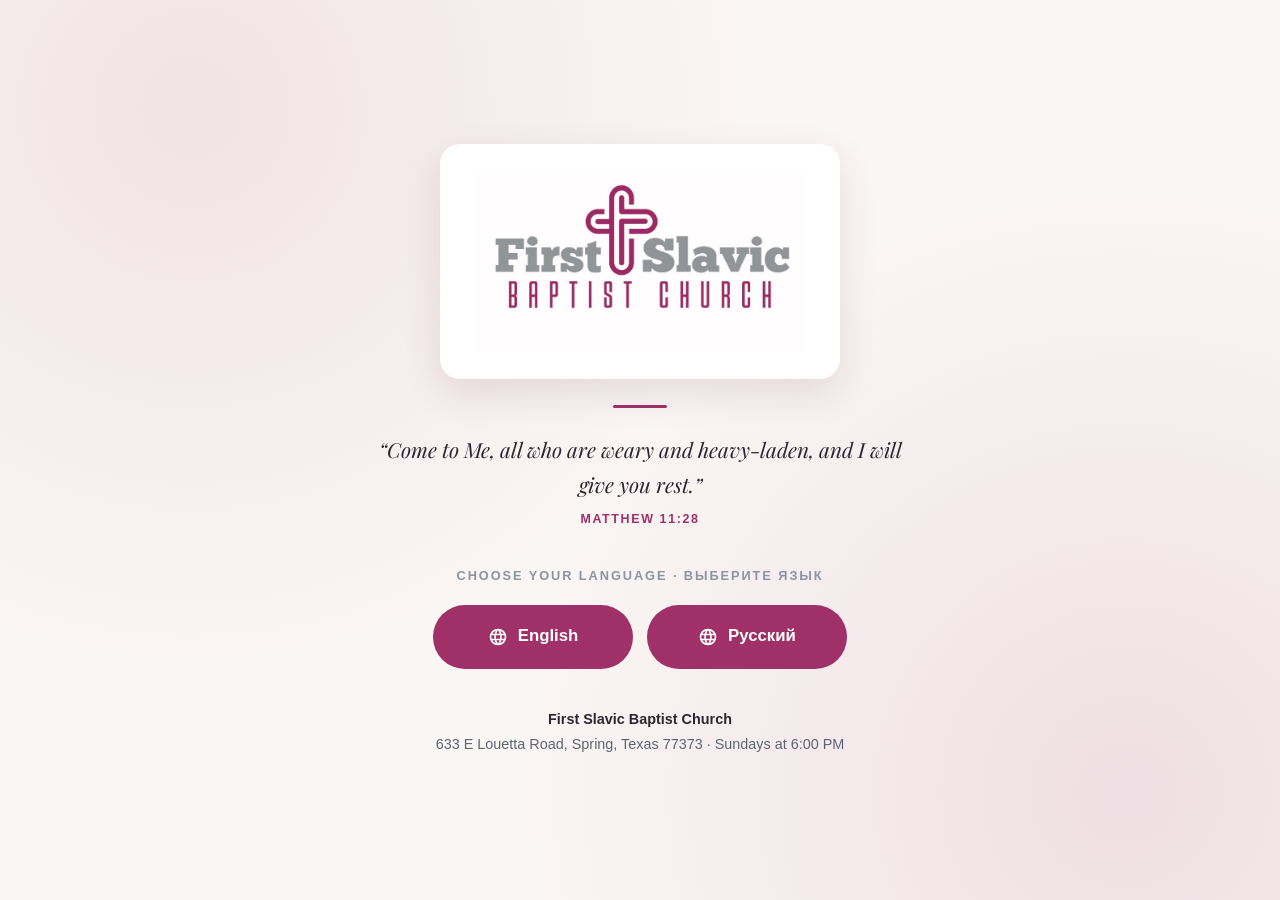
<file: index.html>
<!DOCTYPE html>
<html lang="en">
<head>
  <meta charset="UTF-8">
  <meta name="viewport" content="width=device-width, initial-scale=1">
  <title>First Slavic Baptist Church | Spring, Texas</title>
  <meta name="description" content="First Slavic Baptist Church — a Slavic Baptist congregation in Spring, Texas. Choose your language: English or Русский. Sundays at 6:00 PM.">

  <link rel="canonical" href="https://firstslavicbaptist.org/">
  <link rel="alternate" hreflang="en" href="https://firstslavicbaptist.org/en/">
  <link rel="alternate" hreflang="ru" href="https://firstslavicbaptist.org/ru/">
  <link rel="alternate" hreflang="x-default" href="https://firstslavicbaptist.org/">

  <meta property="og:type" content="website">
  <meta property="og:site_name" content="First Slavic Baptist Church">
  <meta property="og:title" content="First Slavic Baptist Church | Spring, Texas">
  <meta property="og:description" content="A Slavic Baptist congregation in Spring, Texas. Sundays at 6:00 PM.">
  <meta property="og:url" content="https://firstslavicbaptist.org/">
  <meta property="og:image" content="https://firstslavicbaptist.org/assets/img/og-image.png">
  <meta name="twitter:card" content="summary_large_image">

  <link rel="icon" href="/assets/img/favicon.svg" type="image/svg+xml">
  <link rel="apple-touch-icon" href="/assets/img/apple-touch-icon.png">

  <link rel="preconnect" href="https://fonts.googleapis.com">
  <link rel="preconnect" href="https://fonts.gstatic.com" crossorigin>
  <link rel="stylesheet" href="https://fonts.googleapis.com/css2?family=Playfair+Display:ital,wght@0,600;0,700;1,500;1,600&display=swap">
  <link rel="stylesheet" href="/assets/css/styles.css">
</head>
<body class="page-landing">
  <main class="landing">
    <div class="landing__inner">
      <img class="landing__logo" src="/assets/img/logo.webp" width="820" height="453"
           alt="First Slavic Baptist Church">
      <div class="landing__divider"></div>

      <p class="landing__verse">&ldquo;Come to Me, all who are weary and heavy-laden, and I will give you rest.&rdquo;</p>
      <p class="landing__cite">Matthew 11:28</p>

      <p class="landing__prompt">Choose your language &middot; Выберите язык</p>

      <div class="landing__choices">
        <a class="lang-btn" href="/en/" data-set-lang="en" hreflang="en">
          <svg viewBox="0 0 24 24" aria-hidden="true"><path d="M12 2a10 10 0 100 20 10 10 0 000-20zm6.93 6h-2.95a15.7 15.7 0 00-1.39-3.56A8.03 8.03 0 0118.93 8zM12 4.04c.83 1.2 1.48 2.53 1.91 3.96h-3.82c.43-1.43 1.08-2.76 1.91-3.96zM4.26 14a7.8 7.8 0 010-4h3.38a16.6 16.6 0 000 4H4.26zm.81 2h2.95c.32 1.25.79 2.45 1.39 3.56A7.99 7.99 0 015.07 16zm2.95-8H5.07a7.99 7.99 0 014.34-3.56A15.7 15.7 0 008.02 8zM12 19.96c-.83-1.2-1.48-2.53-1.91-3.96h3.82A13.7 13.7 0 0112 19.96zM14.34 14H9.66a14.8 14.8 0 010-4h4.68a14.8 14.8 0 010 4zm.25 5.56c.6-1.11 1.07-2.31 1.39-3.56h2.95a7.99 7.99 0 01-4.34 3.56zM16.36 14a16.6 16.6 0 000-4h3.38a7.8 7.8 0 010 4h-3.38z"/></svg>
          English
        </a>
        <a class="lang-btn" href="/ru/" data-set-lang="ru" hreflang="ru">
          <svg viewBox="0 0 24 24" aria-hidden="true"><path d="M12 2a10 10 0 100 20 10 10 0 000-20zm6.93 6h-2.95a15.7 15.7 0 00-1.39-3.56A8.03 8.03 0 0118.93 8zM12 4.04c.83 1.2 1.48 2.53 1.91 3.96h-3.82c.43-1.43 1.08-2.76 1.91-3.96zM4.26 14a7.8 7.8 0 010-4h3.38a16.6 16.6 0 000 4H4.26zm.81 2h2.95c.32 1.25.79 2.45 1.39 3.56A7.99 7.99 0 015.07 16zm2.95-8H5.07a7.99 7.99 0 014.34-3.56A15.7 15.7 0 008.02 8zM12 19.96c-.83-1.2-1.48-2.53-1.91-3.96h3.82A13.7 13.7 0 0112 19.96zM14.34 14H9.66a14.8 14.8 0 010-4h4.68a14.8 14.8 0 010 4zm.25 5.56c.6-1.11 1.07-2.31 1.39-3.56h2.95a7.99 7.99 0 01-4.34 3.56zM16.36 14a16.6 16.6 0 000-4h3.38a7.8 7.8 0 010 4h-3.38z"/></svg>
          Русский
        </a>
      </div>

      <p class="landing__address">
        <strong>First Slavic Baptist Church</strong><br>
        633 E Louetta Road, Spring, Texas 77373 &middot; Sundays at 6:00 PM
      </p>
    </div>
  </main>

  <script src="/assets/js/main.js"></script>
</body>
</html>
</file>
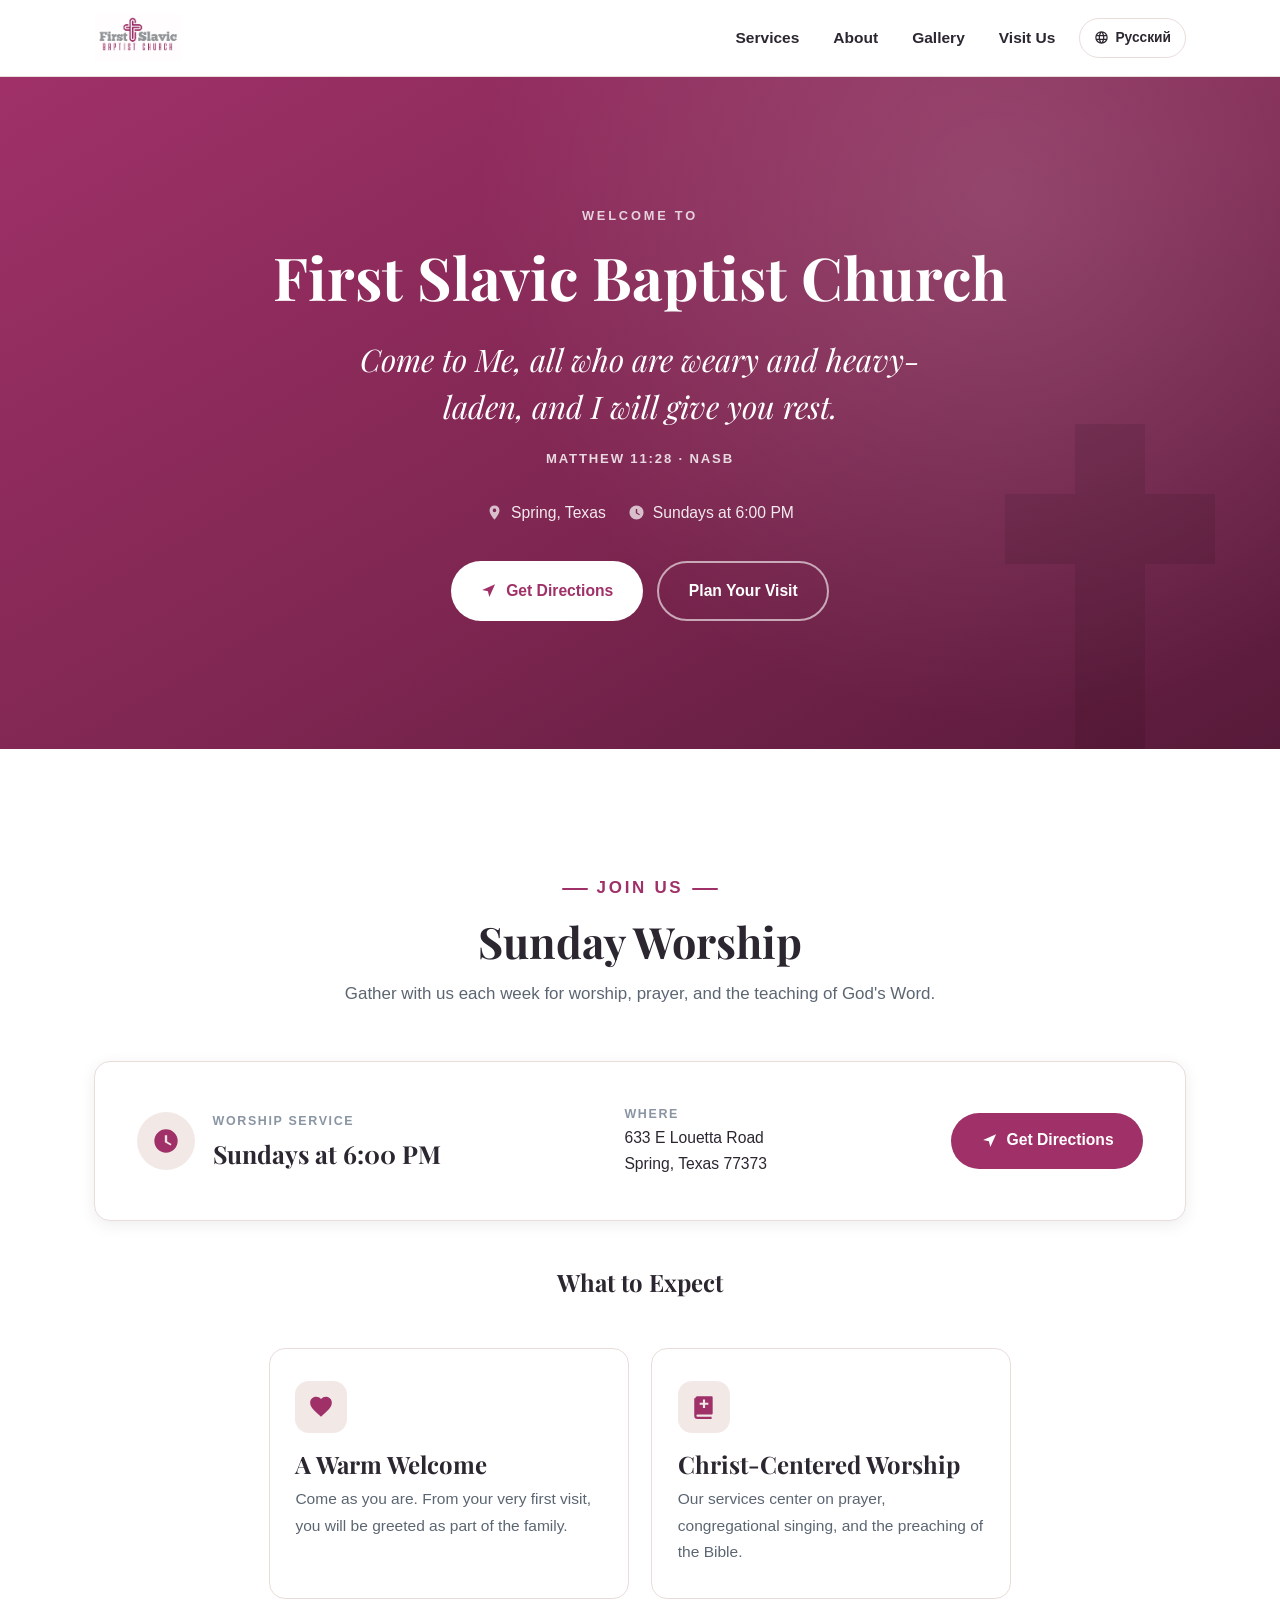
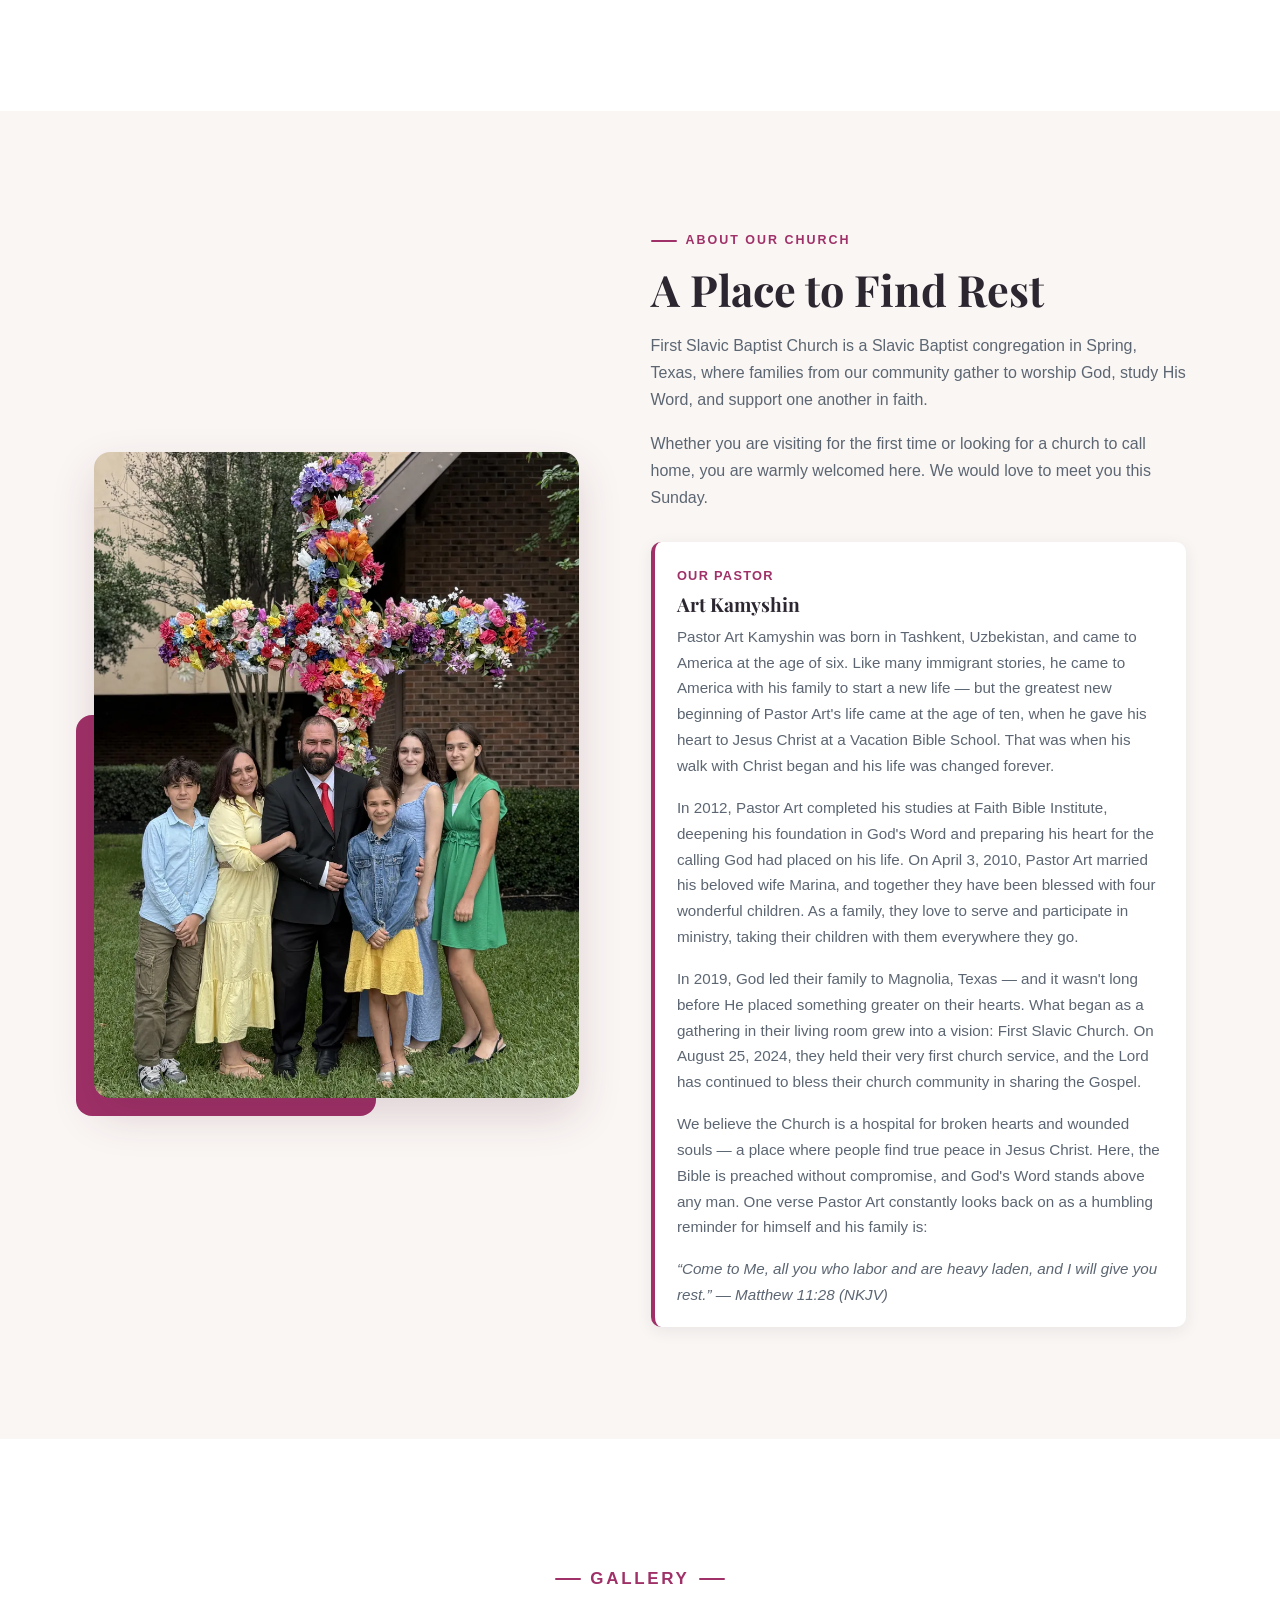
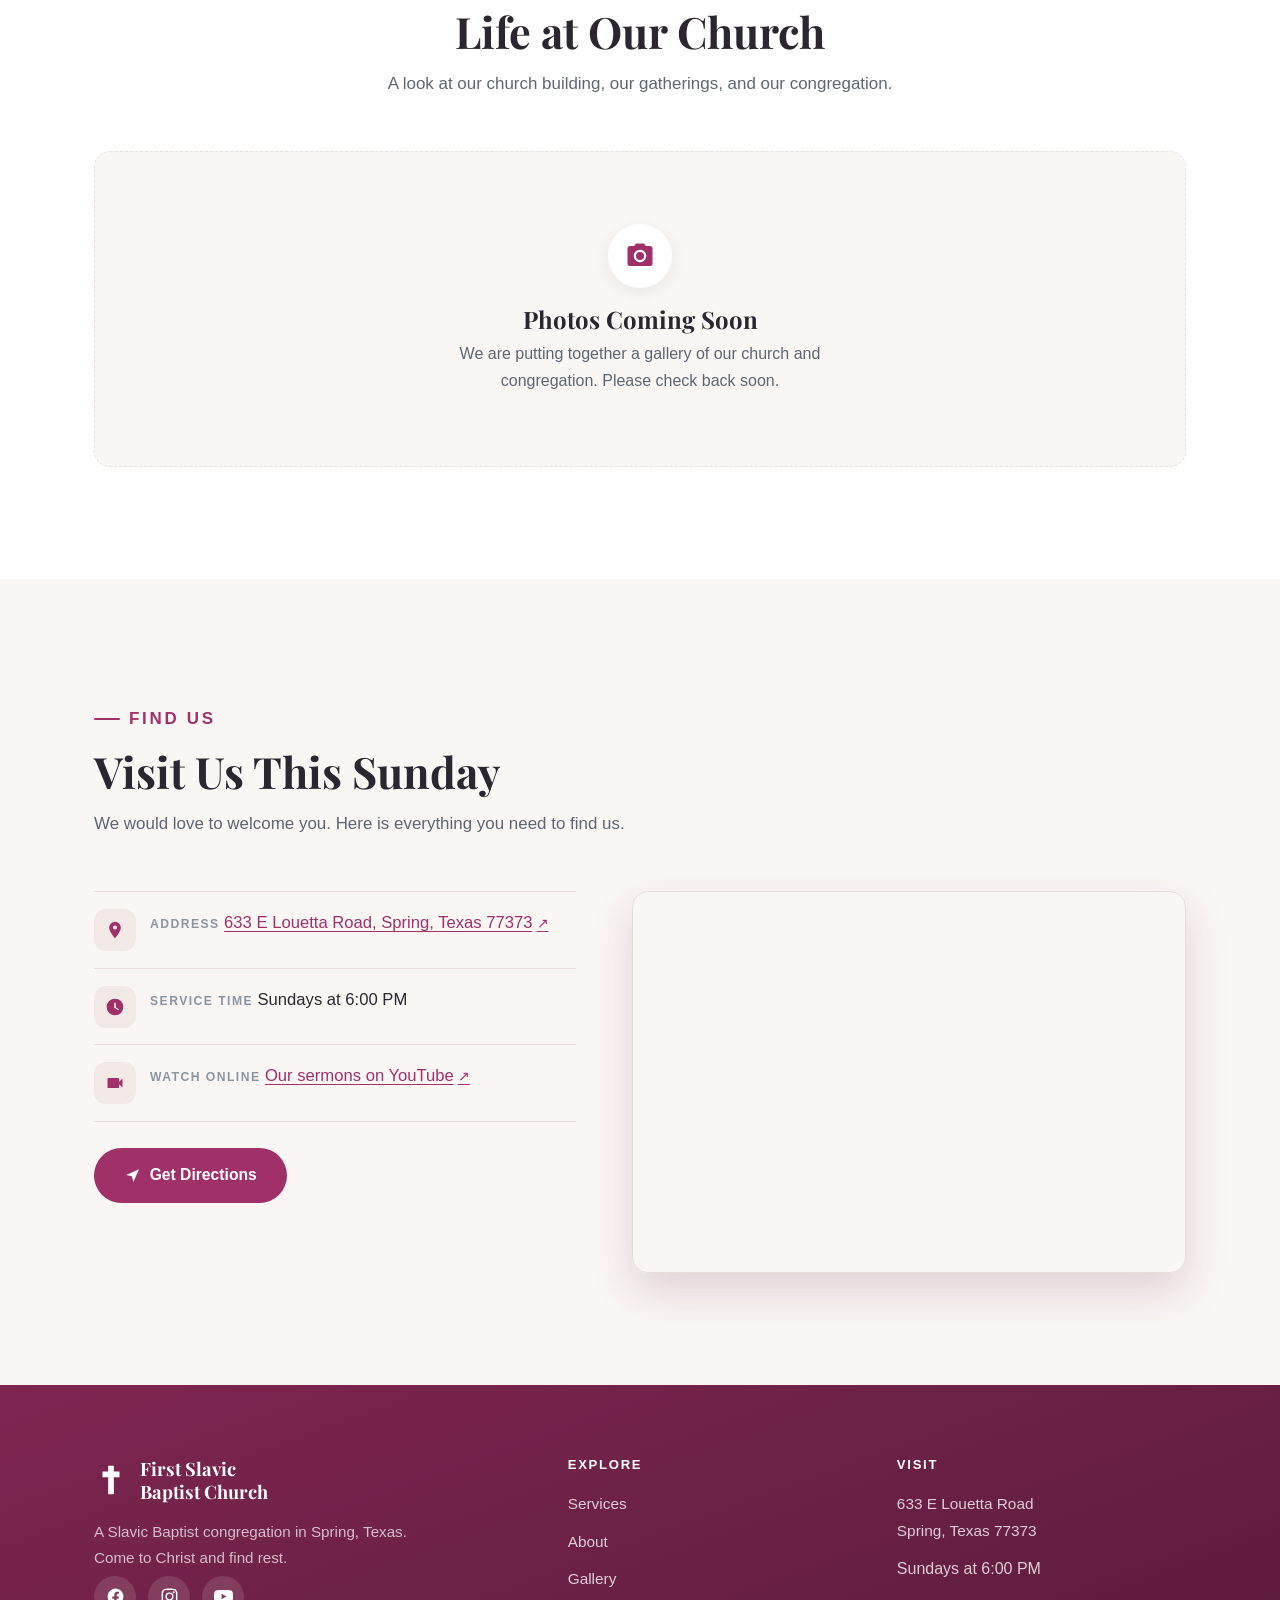
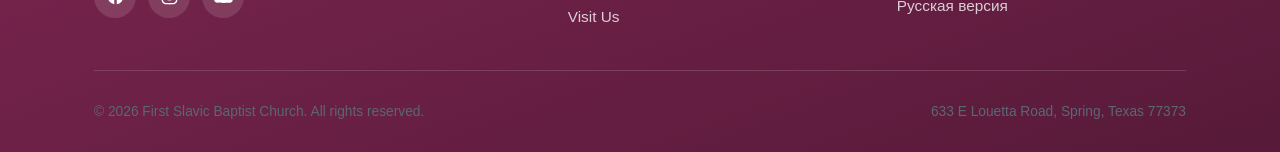
<file: en/index.html>
<!DOCTYPE html>
<html lang="en">
<head>
  <meta charset="UTF-8">
  <meta name="viewport" content="width=device-width, initial-scale=1">
  <title>First Slavic Baptist Church | Slavic Baptist Church in Spring, TX</title>
  <meta name="description" content="First Slavic Baptist Church is a Slavic Baptist congregation in Spring, Texas. Join us for worship every Sunday at 6:00 PM at 633 E Louetta Road, Spring, TX 77373.">

  <link rel="canonical" href="https://firstslavicbaptist.org/en/">
  <link rel="alternate" hreflang="en" href="https://firstslavicbaptist.org/en/">
  <link rel="alternate" hreflang="ru" href="https://firstslavicbaptist.org/ru/">
  <link rel="alternate" hreflang="x-default" href="https://firstslavicbaptist.org/">

  <meta property="og:type" content="website">
  <meta property="og:site_name" content="First Slavic Baptist Church">
  <meta property="og:locale" content="en_US">
  <meta property="og:locale:alternate" content="ru_RU">
  <meta property="og:title" content="First Slavic Baptist Church | Spring, Texas">
  <meta property="og:description" content="A Slavic Baptist congregation in Spring, Texas. Join us for worship every Sunday at 6:00 PM.">
  <meta property="og:url" content="https://firstslavicbaptist.org/en/">
  <meta property="og:image" content="https://firstslavicbaptist.org/assets/img/og-image.png">
  <meta name="twitter:card" content="summary_large_image">
  <meta name="twitter:title" content="First Slavic Baptist Church | Spring, Texas">
  <meta name="twitter:description" content="A Slavic Baptist congregation in Spring, Texas. Sundays at 6:00 PM.">
  <meta name="twitter:image" content="https://firstslavicbaptist.org/assets/img/og-image.png">

  <link rel="icon" href="/assets/img/favicon.svg" type="image/svg+xml">
  <link rel="apple-touch-icon" href="/assets/img/apple-touch-icon.png">

  <link rel="preconnect" href="https://fonts.googleapis.com">
  <link rel="preconnect" href="https://fonts.gstatic.com" crossorigin>
  <link rel="stylesheet" href="https://fonts.googleapis.com/css2?family=Playfair+Display:ital,wght@0,600;0,700;1,500;1,600&display=swap">
  <link rel="stylesheet" href="/assets/css/styles.css">
</head>
<body>
  <a class="skip-link" href="#main">Skip to content</a>

  <header class="site-header">
    <div class="container header-inner">
      <a class="brand" href="/en/" aria-label="First Slavic Baptist Church — home">
        <img src="/assets/img/logo.webp" width="820" height="453" alt="First Slavic Baptist Church">
      </a>
      <nav class="main-nav" id="primary-nav" aria-label="Primary">
        <ul>
          <li><a href="#services">Services</a></li>
          <li><a href="#about">About</a></li>
          <li><a href="#gallery">Gallery</a></li>
          <li><a href="#visit">Visit Us</a></li>
        </ul>
      </nav>
      <div class="header-actions">
        <a class="lang-switch" href="/ru/" data-set-lang="ru" hreflang="ru" lang="ru" aria-label="Просмотреть сайт на русском языке">
          <svg viewBox="0 0 24 24" aria-hidden="true"><path d="M12 2a10 10 0 100 20 10 10 0 000-20zm6.93 6h-2.95a15.7 15.7 0 00-1.39-3.56A8.03 8.03 0 0118.93 8zM12 4.04c.83 1.2 1.48 2.53 1.91 3.96h-3.82c.43-1.43 1.08-2.76 1.91-3.96zM4.26 14a7.8 7.8 0 010-4h3.38a16.6 16.6 0 000 4H4.26zm.81 2h2.95c.32 1.25.79 2.45 1.39 3.56A7.99 7.99 0 015.07 16zm2.95-8H5.07a7.99 7.99 0 014.34-3.56A15.7 15.7 0 008.02 8zM12 19.96c-.83-1.2-1.48-2.53-1.91-3.96h3.82A13.7 13.7 0 0112 19.96zM14.34 14H9.66a14.8 14.8 0 010-4h4.68a14.8 14.8 0 010 4zm.25 5.56c.6-1.11 1.07-2.31 1.39-3.56h2.95a7.99 7.99 0 01-4.34 3.56zM16.36 14a16.6 16.6 0 000-4h3.38a7.8 7.8 0 010 4h-3.38z"/></svg>
          Русский
        </a>
        <button class="nav-toggle" type="button" aria-label="Open menu" aria-expanded="false" aria-controls="primary-nav">
          <span></span><span></span><span></span>
        </button>
      </div>
    </div>
  </header>

  <main id="main">
    <!-- ===================== HERO ===================== -->
    <section class="hero">
      <svg class="hero__cross" viewBox="0 0 24 24" aria-hidden="true"><path d="M14 2h-4v4H6v4h4v12h4V10h4V6h-4z"/></svg>
      <div class="container hero__inner">
        <p class="hero__eyebrow">Welcome to</p>
        <h1>First Slavic Baptist Church</h1>
        <p class="hero__verse">Come to Me, all who are weary and heavy-laden, and I will give you rest.</p>
        <p class="hero__cite">Matthew 11:28 &middot; NASB</p>
        <div class="hero__meta">
          <span>
            <svg viewBox="0 0 24 24" aria-hidden="true"><path d="M12 2a7 7 0 00-7 7c0 5.25 7 13 7 13s7-7.75 7-13a7 7 0 00-7-7zm0 9.5a2.5 2.5 0 110-5 2.5 2.5 0 010 5z"/></svg>
            Spring, Texas
          </span>
          <span>
            <svg viewBox="0 0 24 24" aria-hidden="true"><path d="M12 2a10 10 0 100 20 10 10 0 000-20zm1 10.4l3.7 2.2-.77 1.3L11 13V7h2v5.4z"/></svg>
            Sundays at 6:00 PM
          </span>
        </div>
        <div class="hero__actions">
          <a class="btn btn-light js-directions"
             href="https://www.google.com/maps/dir/?api=1&destination=633+E+Louetta+Road%2C+Spring%2C+TX+77373"
             data-address="633 E Louetta Road, Spring, TX 77373"
             target="_blank" rel="noopener">
            <svg viewBox="0 0 24 24" aria-hidden="true"><path d="M3 11l18-8-8 18-2-8-8-2z"/></svg>
            Get Directions
          </a>
          <a class="btn btn-outline-light" href="#visit">Plan Your Visit</a>
        </div>
      </div>
    </section>

    <!-- ===================== SERVICES ===================== -->
    <section class="section" id="services">
      <div class="container">
        <div class="section-head center">
          <p class="eyebrow">Join Us</p>
          <h2>Sunday Worship</h2>
          <p>Gather with us each week for worship, prayer, and the teaching of God's Word.</p>
        </div>

        <div class="service-banner">
          <div class="when">
            <span class="icon" aria-hidden="true">
              <svg viewBox="0 0 24 24"><path d="M12 2a10 10 0 100 20 10 10 0 000-20zm1 10.4l3.7 2.2-.77 1.3L11 13V7h2v5.4z"/></svg>
            </span>
            <div>
              <span class="label">Worship Service</span>
              <div class="value">Sundays at 6:00 PM</div>
            </div>
          </div>
          <div class="where">
            <span class="label">Where</span>
            633 E Louetta Road<br>Spring, Texas 77373
          </div>
          <a class="btn btn-primary js-directions"
             href="https://www.google.com/maps/dir/?api=1&destination=633+E+Louetta+Road%2C+Spring%2C+TX+77373"
             data-address="633 E Louetta Road, Spring, TX 77373"
             target="_blank" rel="noopener">
            <svg viewBox="0 0 24 24" aria-hidden="true"><path d="M3 11l18-8-8 18-2-8-8-2z"/></svg>
            Get Directions
          </a>
        </div>

        <div class="section-head center" style="margin-top:1rem">
          <h3>What to Expect</h3>
        </div>
        <!-- PLACEHOLDER COPY — review and replace with church-approved wording -->
        <div class="feature-grid">
          <div class="feature-card">
            <span class="icon" aria-hidden="true">
              <svg viewBox="0 0 24 24"><path d="M12 21l-1.45-1.32C5.4 14.94 2 11.84 2 8.05 2 5.04 4.42 2.6 7.5 2.6c1.74 0 3.41.81 4.5 2.09a6.02 6.02 0 014.5-2.09C19.58 2.6 22 5.04 22 8.05c0 3.79-3.4 6.89-8.55 11.64L12 21z"/></svg>
            </span>
            <h3>A Warm Welcome</h3>
            <p>Come as you are. From your very first visit, you will be greeted as part of the family.</p>
          </div>
          <div class="feature-card">
            <span class="icon" aria-hidden="true">
              <svg viewBox="0 0 24 24"><path d="M4 4a2 2 0 012-2h13a1 1 0 011 1v15a1 1 0 01-1 1H6a1 1 0 000 2h13v2H6a3 3 0 01-3-3V4zm9 1h-2v3H8v2h3v3h2v-3h3V8h-3V5z"/></svg>
            </span>
            <h3>Christ-Centered Worship</h3>
            <p>Our services center on prayer, congregational singing, and the preaching of the Bible.</p>
          </div>
        </div>
      </div>
    </section>

    <!-- ===================== ABOUT ===================== -->
    <section class="section section--cream" id="about">
      <div class="container about-grid">
        <div class="about-photo">
          <img src="/assets/img/art-and-family.webp" width="900" height="1200"
               alt="Pastor Art Kamyshin with his family outside First Slavic Baptist Church"
               loading="lazy">
        </div>
        <div class="about-text">
          <p class="eyebrow">About Our Church</p>
          <h2>A Place to Find Rest</h2>
          <!-- PLACEHOLDER COPY — review and replace with church-approved wording -->
          <p>First Slavic Baptist Church is a Slavic Baptist congregation in Spring, Texas, where families from our community gather to worship God, study His Word, and support one another in faith.</p>
          <p>Whether you are visiting for the first time or looking for a church to call home, you are warmly welcomed here. We would love to meet you this Sunday.</p>
          <div class="pastor-card">
            <div>
              <span class="pastor-role">Our Pastor</span>
              <div class="pastor-name">Art Kamyshin</div>
              <p>Pastor Art Kamyshin was born in Tashkent, Uzbekistan, and came to America at the age of six. Like many immigrant stories, he came to America with his family to start a new life — but the greatest new beginning of Pastor Art's life came at the age of ten, when he gave his heart to Jesus Christ at a Vacation Bible School. That was when his walk with Christ began and his life was changed forever.</p>
              <p>In 2012, Pastor Art completed his studies at Faith Bible Institute, deepening his foundation in God's Word and preparing his heart for the calling God had placed on his life. On April 3, 2010, Pastor Art married his beloved wife Marina, and together they have been blessed with four wonderful children. As a family, they love to serve and participate in ministry, taking their children with them everywhere they go.</p>
              <p>In 2019, God led their family to Magnolia, Texas — and it wasn't long before He placed something greater on their hearts. What began as a gathering in their living room grew into a vision: First Slavic Church. On August 25, 2024, they held their very first church service, and the Lord has continued to bless their church community in sharing the Gospel.</p>
              <p>We believe the Church is a hospital for broken hearts and wounded souls — a place where people find true peace in Jesus Christ. Here, the Bible is preached without compromise, and God's Word stands above any man. One verse Pastor Art constantly looks back on as a humbling reminder for himself and his family is:</p>
              <p><em>&ldquo;Come to Me, all you who labor and are heavy laden, and I will give you rest.&rdquo; — Matthew 11:28 (NKJV)</em></p>
            </div>
          </div>
        </div>
      </div>
    </section>

    <!-- ===================== GALLERY ===================== -->
    <section class="section" id="gallery">
      <div class="container">
        <div class="section-head center">
          <p class="eyebrow">Gallery</p>
          <h2>Life at Our Church</h2>
          <p>A look at our church building, our gatherings, and our congregation.</p>
        </div>

        <!-- When photos are ready, replace this empty-state block with the grid below:
        <div class="gallery-grid">
          <figure class="gallery-item">
            <img src="/assets/img/gallery/photo-1.webp" data-full="/assets/img/gallery/photo-1-large.webp"
                 alt="Describe this photo" loading="lazy">
          </figure>
          ... more .gallery-item figures ...
        </div>
        -->
        <div class="gallery-empty">
          <span class="icon" aria-hidden="true">
            <svg viewBox="0 0 24 24"><path d="M12 15.2a3.2 3.2 0 100-6.4 3.2 3.2 0 000 6.4zM9 2L7.2 4H4a2 2 0 00-2 2v12a2 2 0 002 2h16a2 2 0 002-2V6a2 2 0 00-2-2h-3.2L15 2H9zm3 15a5 5 0 110-10 5 5 0 010 10z"/></svg>
          </span>
          <h3>Photos Coming Soon</h3>
          <p>We are putting together a gallery of our church and congregation. Please check back soon.</p>
        </div>
      </div>
    </section>

    <!-- ===================== VISIT / FIND US ===================== -->
    <section class="section section--cream" id="visit">
      <div class="container">
        <div class="section-head">
          <p class="eyebrow">Find Us</p>
          <h2>Visit Us This Sunday</h2>
          <p>We would love to welcome you. Here is everything you need to find us.</p>
        </div>

        <div class="visit-grid">
          <div class="visit-info">
            <div class="info-row">
              <span class="icon" aria-hidden="true">
                <svg viewBox="0 0 24 24"><path d="M12 2a7 7 0 00-7 7c0 5.25 7 13 7 13s7-7.75 7-13a7 7 0 00-7-7zm0 9.5a2.5 2.5 0 110-5 2.5 2.5 0 010 5z"/></svg>
              </span>
              <div>
                <span class="label">Address</span>
                <a class="detail" href="https://www.google.com/maps/search/?api=1&query=633+E+Louetta+Road%2C+Spring%2C+TX+77373" target="_blank" rel="noopener">633 E Louetta Road, Spring, Texas 77373</a>
              </div>
            </div>
            <div class="info-row">
              <span class="icon" aria-hidden="true">
                <svg viewBox="0 0 24 24"><path d="M12 2a10 10 0 100 20 10 10 0 000-20zm1 10.4l3.7 2.2-.77 1.3L11 13V7h2v5.4z"/></svg>
              </span>
              <div>
                <span class="label">Service Time</span>
                <span class="detail">Sundays at 6:00 PM</span>
              </div>
            </div>
            <div class="info-row">
              <span class="icon" aria-hidden="true">
                <svg viewBox="0 0 24 24"><path d="M17 10.5V7a1 1 0 00-1-1H4a1 1 0 00-1 1v10a1 1 0 001 1h12a1 1 0 001-1v-3.5l4 4v-11l-4 4z"/></svg>
              </span>
              <div>
                <span class="label">Watch Online</span>
                <a class="detail" href="https://www.youtube.com/@ArtKamyshin" target="_blank" rel="noopener">Our sermons on YouTube</a>
              </div>
            </div>
            <a class="btn btn-primary js-directions"
               href="https://www.google.com/maps/dir/?api=1&destination=633+E+Louetta+Road%2C+Spring%2C+TX+77373"
               data-address="633 E Louetta Road, Spring, TX 77373"
               target="_blank" rel="noopener">
              <svg viewBox="0 0 24 24" aria-hidden="true"><path d="M3 11l18-8-8 18-2-8-8-2z"/></svg>
              Get Directions
            </a>
          </div>

          <div class="map-embed">
            <iframe
              title="Map to First Slavic Baptist Church, 633 E Louetta Road, Spring, Texas"
              src="https://www.google.com/maps?q=633+E+Louetta+Road,+Spring,+TX+77373&output=embed"
              loading="lazy" referrerpolicy="no-referrer-when-downgrade"></iframe>
          </div>
        </div>
      </div>
    </section>
  </main>

  <!-- ===================== FOOTER ===================== -->
  <footer class="site-footer">
    <div class="container">
      <div class="footer-grid">
        <div class="footer-brand">
          <div class="footer-logo">
            <svg viewBox="0 0 24 24" aria-hidden="true"><path d="M14 2h-4v4H6v4h4v12h4V10h4V6h-4z"/></svg>
            <span>First Slavic<br>Baptist Church</span>
          </div>
          <p>A Slavic Baptist congregation in Spring, Texas. Come to Christ and find rest.</p>
          <div class="social-links">
            <a class="social-link" href="https://www.facebook.com/profile.php?id=61566875494496" target="_blank" rel="noopener" aria-label="Facebook">
              <svg viewBox="0 0 24 24" aria-hidden="true"><path d="M22 12a10 10 0 10-11.56 9.88v-6.99H7.9V12h2.54V9.8c0-2.5 1.49-3.89 3.78-3.89 1.09 0 2.24.2 2.24.2v2.46h-1.26c-1.24 0-1.63.77-1.63 1.56V12h2.78l-.44 2.89h-2.34v6.99A10 10 0 0022 12z"/></svg>
            </a>
            <a class="social-link" href="https://www.instagram.com/slavic_baptist_church_" target="_blank" rel="noopener" aria-label="Instagram">
              <svg viewBox="0 0 24 24" aria-hidden="true"><path d="M12 2c2.72 0 3.06.01 4.12.06 1.07.05 1.8.22 2.43.47.66.25 1.22.6 1.77 1.15.55.55.9 1.11 1.15 1.77.25.63.42 1.36.47 2.43.05 1.07.06 1.4.06 4.12s-.01 3.06-.06 4.12c-.05 1.07-.22 1.8-.47 2.43a4.9 4.9 0 01-1.15 1.77c-.55.55-1.11.9-1.77 1.15-.63.25-1.36.42-2.43.47-1.07.05-1.4.06-4.12.06s-3.06-.01-4.12-.06c-1.07-.05-1.8-.22-2.43-.47a4.9 4.9 0 01-1.77-1.15 4.9 4.9 0 01-1.15-1.77c-.25-.63-.42-1.36-.47-2.43C2.01 15.06 2 14.72 2 12s.01-3.06.06-4.12c.05-1.07.22-1.8.47-2.43A4.9 4.9 0 013.68 3.68 4.9 4.9 0 015.45 2.53c.63-.25 1.36-.42 2.43-.47C8.94 2.01 9.28 2 12 2zm0 1.8c-2.67 0-2.99.01-4.04.06-.98.04-1.5.21-1.86.35-.47.18-.8.4-1.15.75-.35.35-.57.68-.75 1.15-.14.36-.31.88-.35 1.86-.05 1.05-.06 1.37-.06 4.04s.01 2.99.06 4.04c.04.98.21 1.5.35 1.86.18.47.4.8.75 1.15.35.35.68.57 1.15.75.36.14.88.31 1.86.35 1.05.05 1.37.06 4.04.06s2.99-.01 4.04-.06c.98-.04 1.5-.21 1.86-.35.47-.18.8-.4 1.15-.75.35-.35.57-.68.75-1.15.14-.36.31-.88.35-1.86.05-1.05.06-1.37.06-4.04s-.01-2.99-.06-4.04c-.04-.98-.21-1.5-.35-1.86a3.1 3.1 0 00-.75-1.15 3.1 3.1 0 00-1.15-.75c-.36-.14-.88-.31-1.86-.35-1.05-.05-1.37-.06-4.04-.06zM12 6.87a5.13 5.13 0 110 10.26 5.13 5.13 0 010-10.26zm0 1.8a3.33 3.33 0 100 6.66 3.33 3.33 0 000-6.66zm5.34-3.2a1.2 1.2 0 110 2.4 1.2 1.2 0 010-2.4z"/></svg>
            </a>
            <a class="social-link" href="https://www.youtube.com/@ArtKamyshin" target="_blank" rel="noopener" aria-label="YouTube">
              <svg viewBox="0 0 24 24" aria-hidden="true"><path d="M23.5 6.5a3 3 0 00-2.1-2.1C19.5 3.9 12 3.9 12 3.9s-7.5 0-9.4.5A3 3 0 00.5 6.5C0 8.4 0 12 0 12s0 3.6.5 5.5a3 3 0 002.1 2.1c1.9.5 9.4.5 9.4.5s7.5 0 9.4-.5a3 3 0 002.1-2.1c.5-1.9.5-5.5.5-5.5s0-3.6-.5-5.5zM9.6 15.6V8.4l6.2 3.6-6.2 3.6z"/></svg>
            </a>
          </div>
        </div>

        <div class="footer-col">
          <h4>Explore</h4>
          <ul>
            <li><a href="#services">Services</a></li>
            <li><a href="#about">About</a></li>
            <li><a href="#gallery">Gallery</a></li>
            <li><a href="#visit">Visit Us</a></li>
          </ul>
        </div>

        <div class="footer-col">
          <h4>Visit</h4>
          <ul>
            <li><a href="https://www.google.com/maps/search/?api=1&query=633+E+Louetta+Road%2C+Spring%2C+TX+77373" target="_blank" rel="noopener">633 E Louetta Road<br>Spring, Texas 77373</a></li>
            <li>Sundays at 6:00 PM</li>
            <li><a href="/ru/" data-set-lang="ru" hreflang="ru" lang="ru">Русская версия</a></li>
          </ul>
        </div>
      </div>

      <div class="footer-bottom">
        <p>&copy; <span class="js-year">2026</span> First Slavic Baptist Church. All rights reserved.</p>
        <p>633 E Louetta Road, Spring, Texas 77373</p>
      </div>
    </div>
  </footer>

  <!-- TODO: verify exact geo coordinates for the church address before launch -->
  <script type="application/ld+json">
  {
    "@context": "https://schema.org",
    "@type": "Church",
    "name": "First Slavic Baptist Church",
    "url": "https://firstslavicbaptist.org/en/",
    "logo": "https://firstslavicbaptist.org/assets/img/logo.webp",
    "image": "https://firstslavicbaptist.org/assets/img/og-image.png",
    "description": "A Slavic Baptist congregation in Spring, Texas. Worship services every Sunday at 6:00 PM.",
    "address": {
      "@type": "PostalAddress",
      "streetAddress": "633 E Louetta Road",
      "addressLocality": "Spring",
      "addressRegion": "TX",
      "postalCode": "77373",
      "addressCountry": "US"
    },
    "geo": {
      "@type": "GeoCoordinates",
      "latitude": 30.0466,
      "longitude": -95.4180
    },
    "openingHoursSpecification": {
      "@type": "OpeningHoursSpecification",
      "dayOfWeek": "Sunday",
      "opens": "18:00",
      "closes": "20:00"
    },
    "sameAs": [
      "https://www.youtube.com/@ArtKamyshin",
      "https://www.facebook.com/profile.php?id=61566875494496",
      "https://www.instagram.com/slavic_baptist_church_"
    ]
  }
  </script>

  <script src="/assets/js/main.js"></script>
</body>
</html>
</file>
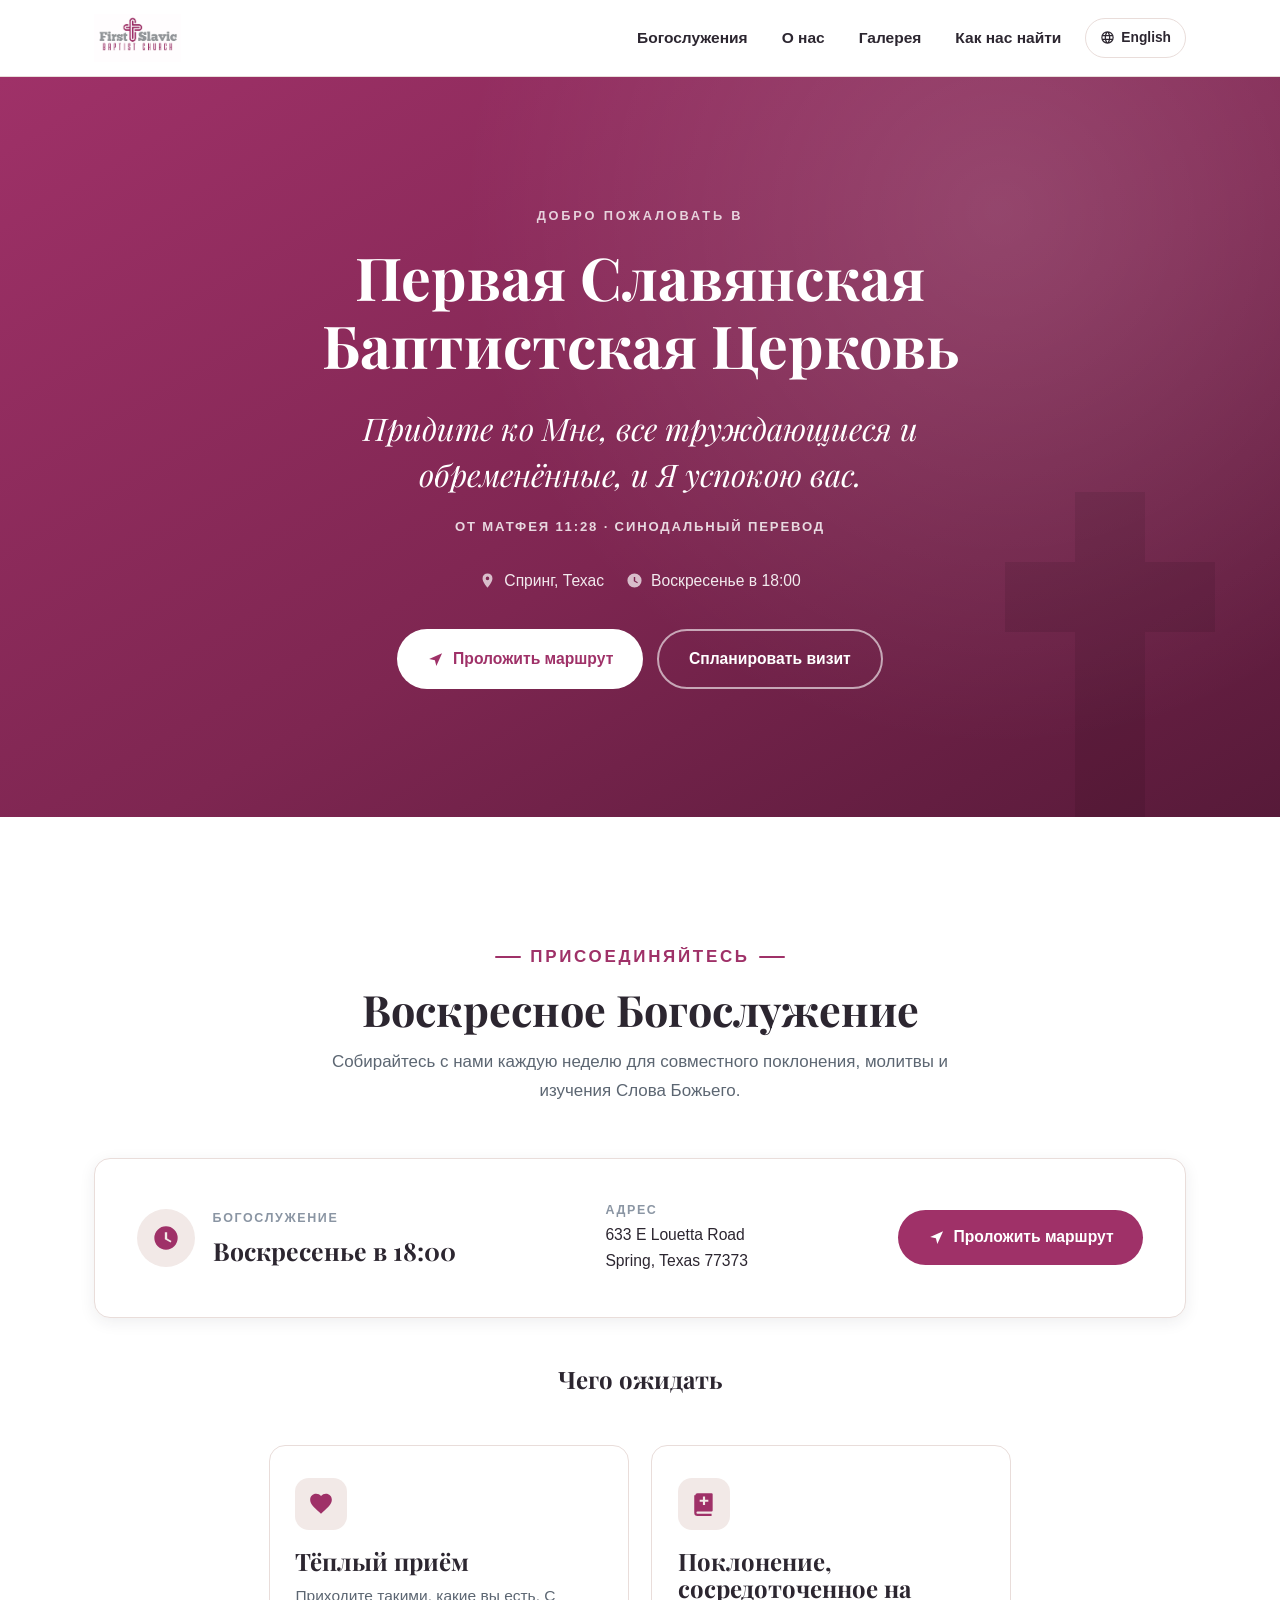
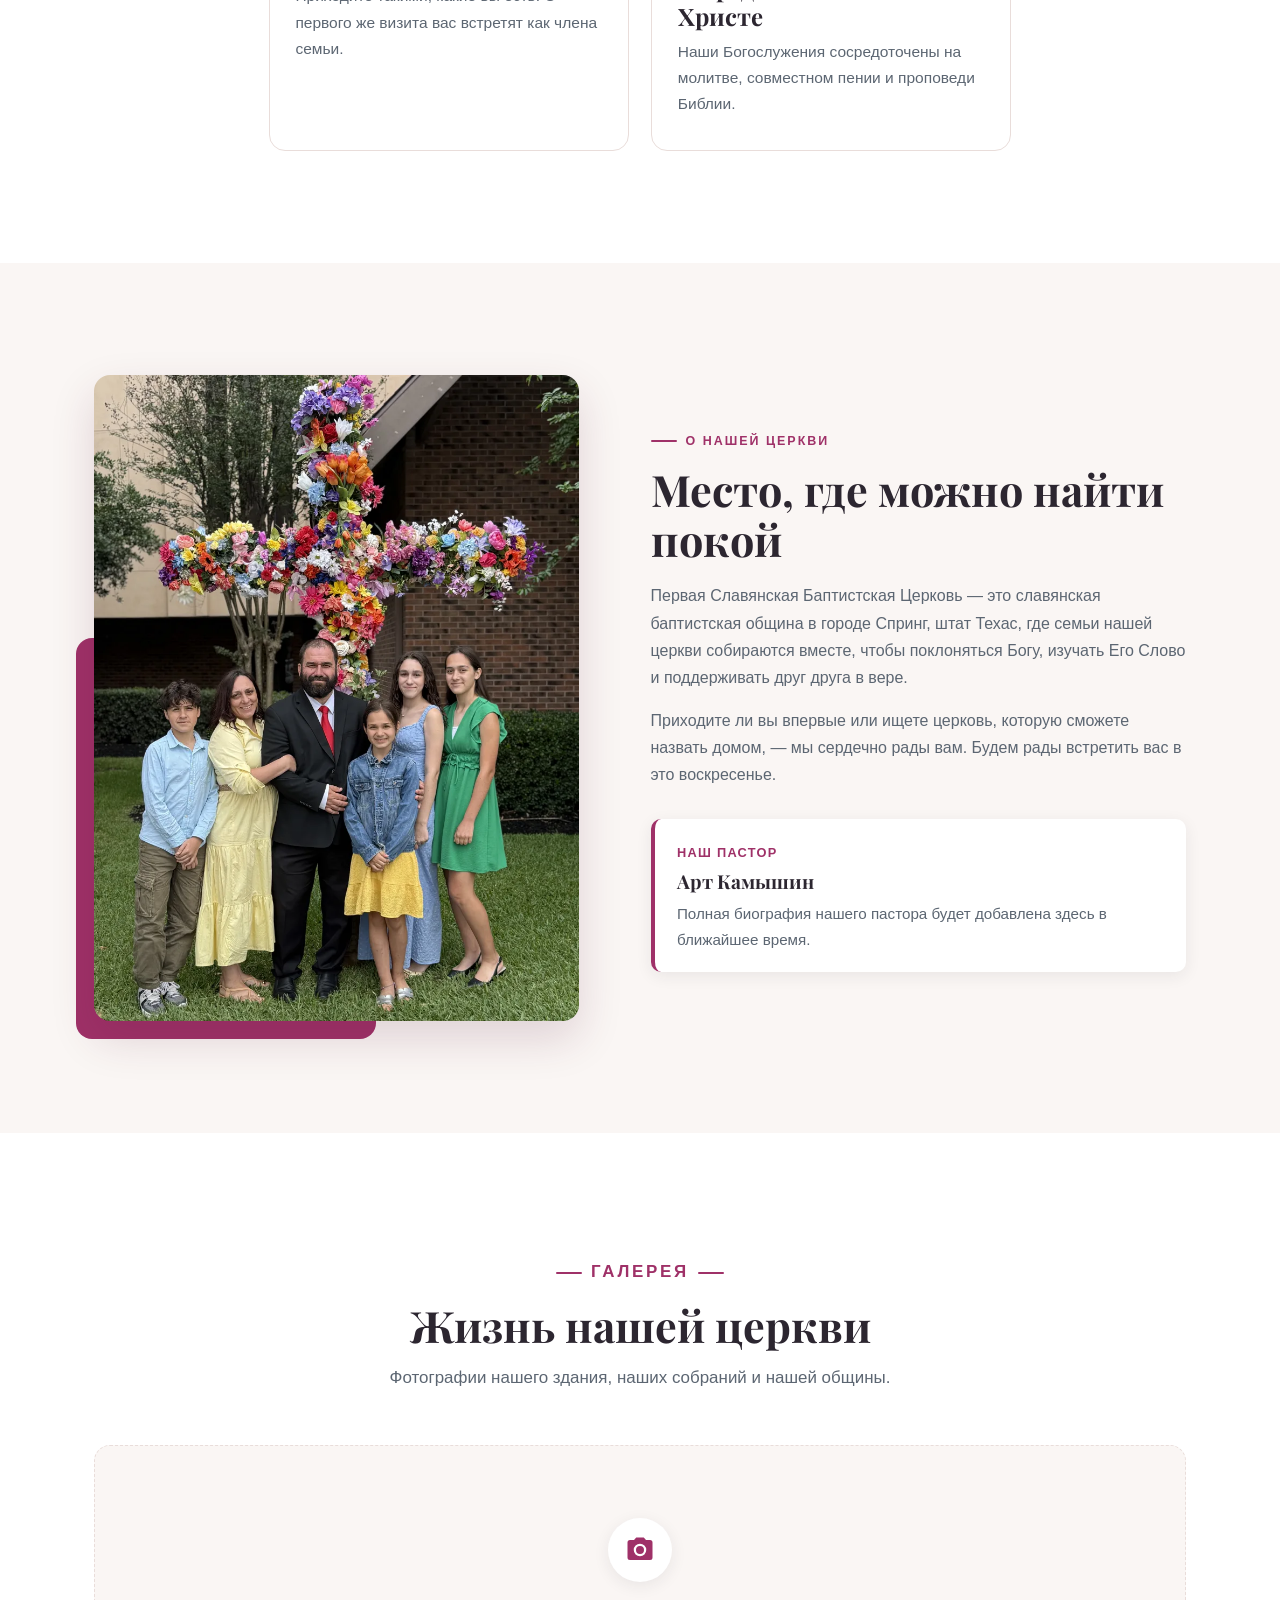
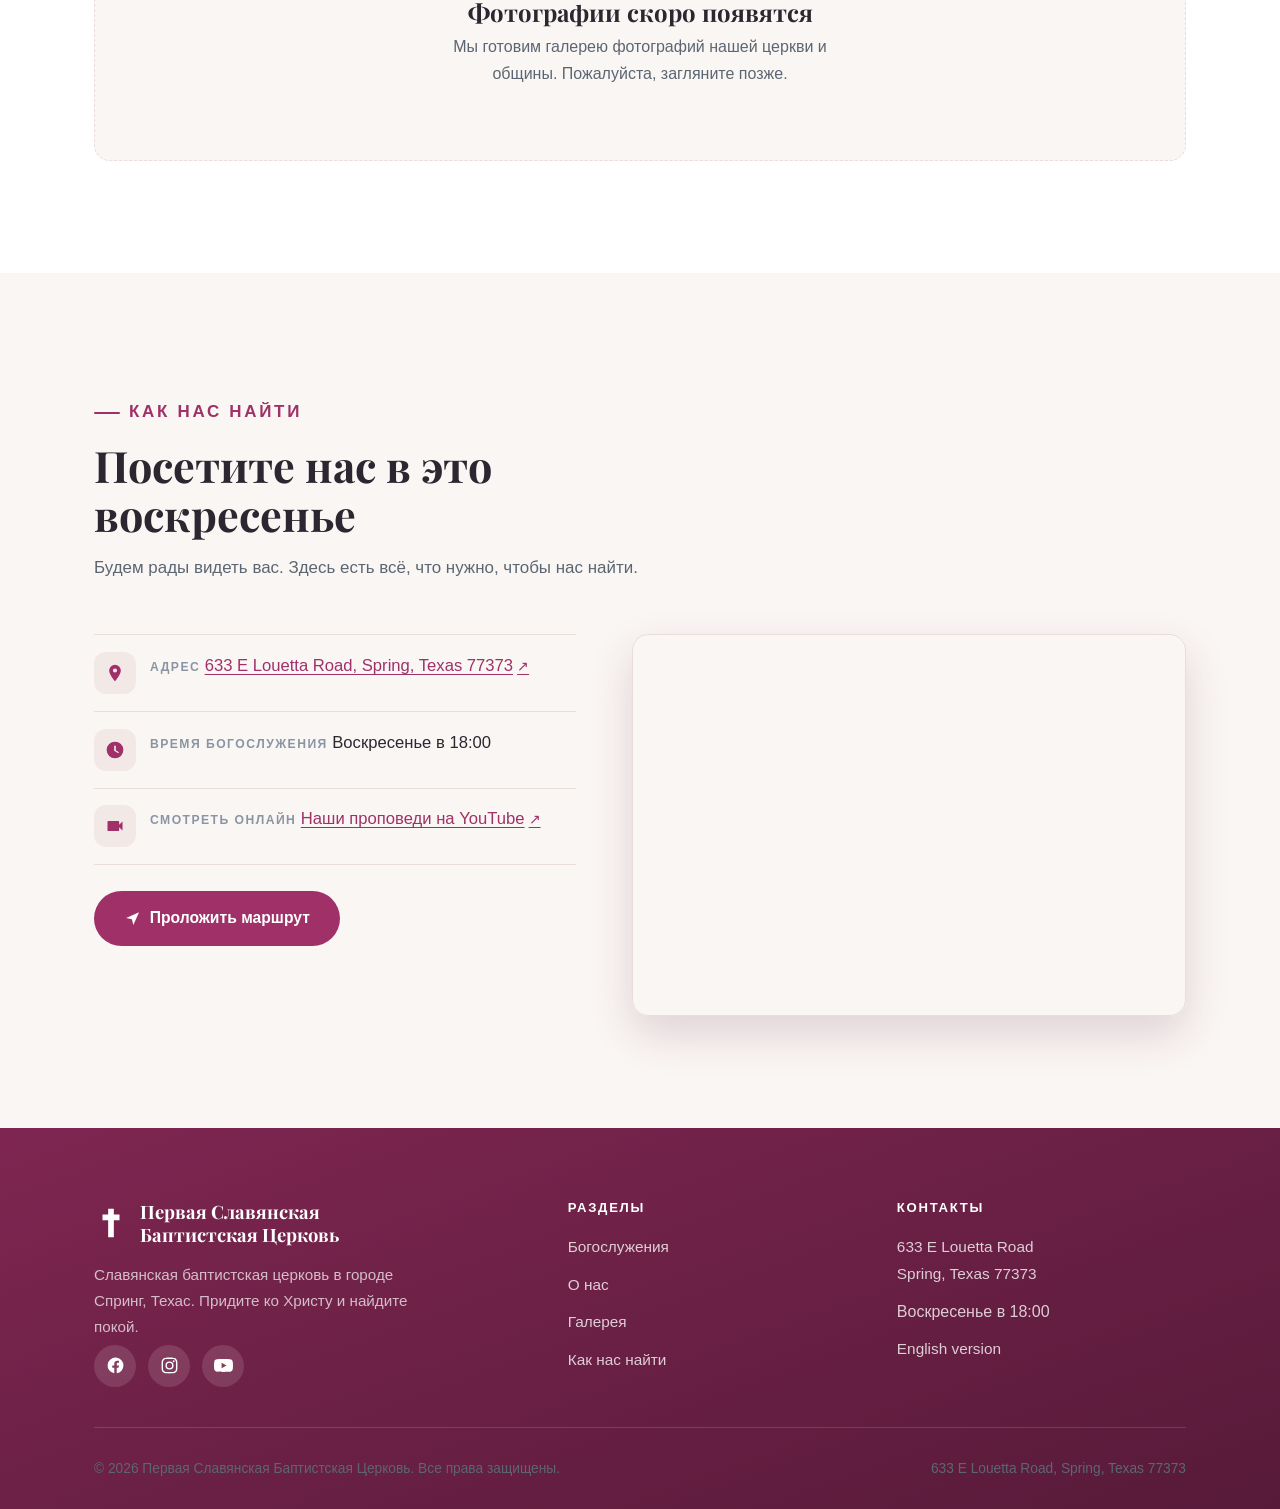
<file: ru/index.html>
<!DOCTYPE html>
<html lang="ru">
<head>
  <meta charset="UTF-8">
  <meta name="viewport" content="width=device-width, initial-scale=1">
  <title>Первая Славянская Баптистская Церковь | Спринг, Техас</title>
  <meta name="description" content="Первая Славянская Баптистская Церковь — славянская баптистская церковь в городе Спринг, штат Техас. Богослужения каждое воскресенье в 18:00 по адресу 633 E Louetta Road, Spring, TX 77373.">

  <link rel="canonical" href="https://firstslavicbaptist.org/ru/">
  <link rel="alternate" hreflang="en" href="https://firstslavicbaptist.org/en/">
  <link rel="alternate" hreflang="ru" href="https://firstslavicbaptist.org/ru/">
  <link rel="alternate" hreflang="x-default" href="https://firstslavicbaptist.org/">

  <meta property="og:type" content="website">
  <meta property="og:site_name" content="First Slavic Baptist Church">
  <meta property="og:locale" content="ru_RU">
  <meta property="og:locale:alternate" content="en_US">
  <meta property="og:title" content="Первая Славянская Баптистская Церковь | Спринг, Техас">
  <meta property="og:description" content="Славянская баптистская церковь в городе Спринг, Техас. Богослужения каждое воскресенье в 18:00.">
  <meta property="og:url" content="https://firstslavicbaptist.org/ru/">
  <meta property="og:image" content="https://firstslavicbaptist.org/assets/img/og-image.png">
  <meta name="twitter:card" content="summary_large_image">
  <meta name="twitter:title" content="Первая Славянская Баптистская Церковь | Спринг, Техас">
  <meta name="twitter:description" content="Славянская баптистская церковь в городе Спринг, Техас. Богослужения по воскресеньям в 18:00.">
  <meta name="twitter:image" content="https://firstslavicbaptist.org/assets/img/og-image.png">

  <link rel="icon" href="/assets/img/favicon.svg" type="image/svg+xml">
  <link rel="apple-touch-icon" href="/assets/img/apple-touch-icon.png">

  <link rel="preconnect" href="https://fonts.googleapis.com">
  <link rel="preconnect" href="https://fonts.gstatic.com" crossorigin>
  <link rel="stylesheet" href="https://fonts.googleapis.com/css2?family=Playfair+Display:ital,wght@0,600;0,700;1,500;1,600&display=swap">
  <link rel="stylesheet" href="/assets/css/styles.css">
</head>
<body>
  <a class="skip-link" href="#main">Перейти к содержанию</a>

  <header class="site-header">
    <div class="container header-inner">
      <a class="brand" href="/ru/" aria-label="Первая Славянская Баптистская Церковь — главная">
        <img src="/assets/img/logo.webp" width="820" height="453" alt="Первая Славянская Баптистская Церковь">
      </a>
      <nav class="main-nav" id="primary-nav" aria-label="Основная навигация">
        <ul>
          <li><a href="#services">Богослужения</a></li>
          <li><a href="#about">О нас</a></li>
          <li><a href="#gallery">Галерея</a></li>
          <li><a href="#visit">Как нас найти</a></li>
        </ul>
      </nav>
      <div class="header-actions">
        <a class="lang-switch" href="/en/" data-set-lang="en" hreflang="en" lang="en" aria-label="View this site in English">
          <svg viewBox="0 0 24 24" aria-hidden="true"><path d="M12 2a10 10 0 100 20 10 10 0 000-20zm6.93 6h-2.95a15.7 15.7 0 00-1.39-3.56A8.03 8.03 0 0118.93 8zM12 4.04c.83 1.2 1.48 2.53 1.91 3.96h-3.82c.43-1.43 1.08-2.76 1.91-3.96zM4.26 14a7.8 7.8 0 010-4h3.38a16.6 16.6 0 000 4H4.26zm.81 2h2.95c.32 1.25.79 2.45 1.39 3.56A7.99 7.99 0 015.07 16zm2.95-8H5.07a7.99 7.99 0 014.34-3.56A15.7 15.7 0 008.02 8zM12 19.96c-.83-1.2-1.48-2.53-1.91-3.96h3.82A13.7 13.7 0 0112 19.96zM14.34 14H9.66a14.8 14.8 0 010-4h4.68a14.8 14.8 0 010 4zm.25 5.56c.6-1.11 1.07-2.31 1.39-3.56h2.95a7.99 7.99 0 01-4.34 3.56zM16.36 14a16.6 16.6 0 000-4h3.38a7.8 7.8 0 010 4h-3.38z"/></svg>
          English
        </a>
        <button class="nav-toggle" type="button" aria-label="Открыть меню" aria-expanded="false" aria-controls="primary-nav">
          <span></span><span></span><span></span>
        </button>
      </div>
    </div>
  </header>

  <main id="main">
    <!-- ===================== HERO ===================== -->
    <section class="hero">
      <svg class="hero__cross" viewBox="0 0 24 24" aria-hidden="true"><path d="M14 2h-4v4H6v4h4v12h4V10h4V6h-4z"/></svg>
      <div class="container hero__inner">
        <p class="hero__eyebrow">Добро пожаловать в</p>
        <h1>Первая Славянская Баптистская Церковь</h1>
        <p class="hero__verse">Придите ко Мне, все труждающиеся и обременённые, и Я успокою вас.</p>
        <p class="hero__cite">От Матфея 11:28 &middot; Синодальный перевод</p>
        <div class="hero__meta">
          <span>
            <svg viewBox="0 0 24 24" aria-hidden="true"><path d="M12 2a7 7 0 00-7 7c0 5.25 7 13 7 13s7-7.75 7-13a7 7 0 00-7-7zm0 9.5a2.5 2.5 0 110-5 2.5 2.5 0 010 5z"/></svg>
            Спринг, Техас
          </span>
          <span>
            <svg viewBox="0 0 24 24" aria-hidden="true"><path d="M12 2a10 10 0 100 20 10 10 0 000-20zm1 10.4l3.7 2.2-.77 1.3L11 13V7h2v5.4z"/></svg>
            Воскресенье в 18:00
          </span>
        </div>
        <div class="hero__actions">
          <a class="btn btn-light js-directions"
             href="https://www.google.com/maps/dir/?api=1&destination=633+E+Louetta+Road%2C+Spring%2C+TX+77373"
             data-address="633 E Louetta Road, Spring, TX 77373"
             target="_blank" rel="noopener">
            <svg viewBox="0 0 24 24" aria-hidden="true"><path d="M3 11l18-8-8 18-2-8-8-2z"/></svg>
            Проложить маршрут
          </a>
          <a class="btn btn-outline-light" href="#visit">Спланировать визит</a>
        </div>
      </div>
    </section>

    <!-- ===================== SERVICES ===================== -->
    <section class="section" id="services">
      <div class="container">
        <div class="section-head center">
          <p class="eyebrow">Присоединяйтесь</p>
          <h2>Воскресное Богослужение</h2>
          <p>Собирайтесь с нами каждую неделю для совместного поклонения, молитвы и изучения Слова Божьего.</p>
        </div>

        <div class="service-banner">
          <div class="when">
            <span class="icon" aria-hidden="true">
              <svg viewBox="0 0 24 24"><path d="M12 2a10 10 0 100 20 10 10 0 000-20zm1 10.4l3.7 2.2-.77 1.3L11 13V7h2v5.4z"/></svg>
            </span>
            <div>
              <span class="label">Богослужение</span>
              <div class="value">Воскресенье в 18:00</div>
            </div>
          </div>
          <div class="where">
            <span class="label">Адрес</span>
            633 E Louetta Road<br>Spring, Texas 77373
          </div>
          <a class="btn btn-primary js-directions"
             href="https://www.google.com/maps/dir/?api=1&destination=633+E+Louetta+Road%2C+Spring%2C+TX+77373"
             data-address="633 E Louetta Road, Spring, TX 77373"
             target="_blank" rel="noopener">
            <svg viewBox="0 0 24 24" aria-hidden="true"><path d="M3 11l18-8-8 18-2-8-8-2z"/></svg>
            Проложить маршрут
          </a>
        </div>

        <div class="section-head center" style="margin-top:1rem">
          <h3>Чего ожидать</h3>
        </div>
        <!-- PLACEHOLDER COPY — review and replace with church-approved wording -->
        <div class="feature-grid">
          <div class="feature-card">
            <span class="icon" aria-hidden="true">
              <svg viewBox="0 0 24 24"><path d="M12 21l-1.45-1.32C5.4 14.94 2 11.84 2 8.05 2 5.04 4.42 2.6 7.5 2.6c1.74 0 3.41.81 4.5 2.09a6.02 6.02 0 014.5-2.09C19.58 2.6 22 5.04 22 8.05c0 3.79-3.4 6.89-8.55 11.64L12 21z"/></svg>
            </span>
            <h3>Тёплый приём</h3>
            <p>Приходите такими, какие вы есть. С первого же визита вас встретят как члена семьи.</p>
          </div>
          <div class="feature-card">
            <span class="icon" aria-hidden="true">
              <svg viewBox="0 0 24 24"><path d="M4 4a2 2 0 012-2h13a1 1 0 011 1v15a1 1 0 01-1 1H6a1 1 0 000 2h13v2H6a3 3 0 01-3-3V4zm9 1h-2v3H8v2h3v3h2v-3h3V8h-3V5z"/></svg>
            </span>
            <h3>Поклонение, сосредоточенное на Христе</h3>
            <p>Наши Богослужения сосредоточены на молитве, совместном пении и проповеди Библии.</p>
          </div>
        </div>
      </div>
    </section>

    <!-- ===================== ABOUT ===================== -->
    <section class="section section--cream" id="about">
      <div class="container about-grid">
        <div class="about-photo">
          <img src="/assets/img/art-and-family.webp" width="900" height="1200"
               alt="Пастор Арт Камышин с семьёй у здания Первой Славянской Баптистской Церкви"
               loading="lazy">
        </div>
        <div class="about-text">
          <p class="eyebrow">О нашей церкви</p>
          <h2>Место, где можно найти покой</h2>
          <!-- PLACEHOLDER COPY — review and replace with church-approved wording -->
          <p>Первая Славянская Баптистская Церковь — это славянская баптистская община в городе Спринг, штат Техас, где семьи нашей церкви собираются вместе, чтобы поклоняться Богу, изучать Его Слово и поддерживать друг друга в вере.</p>
          <p>Приходите ли вы впервые или ищете церковь, которую сможете назвать домом, — мы сердечно рады вам. Будем рады встретить вас в это воскресенье.</p>
          <div class="pastor-card">
            <div>
              <span class="pastor-role">Наш пастор</span>
              <div class="pastor-name">Арт Камышин</div>
              <!-- PLACEHOLDER — full pastoral bio to be added -->
              <p>Полная биография нашего пастора будет добавлена здесь в ближайшее время.</p>
            </div>
          </div>
        </div>
      </div>
    </section>

    <!-- ===================== GALLERY ===================== -->
    <section class="section" id="gallery">
      <div class="container">
        <div class="section-head center">
          <p class="eyebrow">Галерея</p>
          <h2>Жизнь нашей церкви</h2>
          <p>Фотографии нашего здания, наших собраний и нашей общины.</p>
        </div>

        <!-- When photos are ready, replace this empty-state block with the grid below:
        <div class="gallery-grid">
          <figure class="gallery-item">
            <img src="/assets/img/gallery/photo-1.webp" data-full="/assets/img/gallery/photo-1-large.webp"
                 alt="Описание фотографии" loading="lazy">
          </figure>
          ... more .gallery-item figures ...
        </div>
        -->
        <div class="gallery-empty">
          <span class="icon" aria-hidden="true">
            <svg viewBox="0 0 24 24"><path d="M12 15.2a3.2 3.2 0 100-6.4 3.2 3.2 0 000 6.4zM9 2L7.2 4H4a2 2 0 00-2 2v12a2 2 0 002 2h16a2 2 0 002-2V6a2 2 0 00-2-2h-3.2L15 2H9zm3 15a5 5 0 110-10 5 5 0 010 10z"/></svg>
          </span>
          <h3>Фотографии скоро появятся</h3>
          <p>Мы готовим галерею фотографий нашей церкви и общины. Пожалуйста, загляните позже.</p>
        </div>
      </div>
    </section>

    <!-- ===================== VISIT / FIND US ===================== -->
    <section class="section section--cream" id="visit">
      <div class="container">
        <div class="section-head">
          <p class="eyebrow">Как нас найти</p>
          <h2>Посетите нас в это воскресенье</h2>
          <p>Будем рады видеть вас. Здесь есть всё, что нужно, чтобы нас найти.</p>
        </div>

        <div class="visit-grid">
          <div class="visit-info">
            <div class="info-row">
              <span class="icon" aria-hidden="true">
                <svg viewBox="0 0 24 24"><path d="M12 2a7 7 0 00-7 7c0 5.25 7 13 7 13s7-7.75 7-13a7 7 0 00-7-7zm0 9.5a2.5 2.5 0 110-5 2.5 2.5 0 010 5z"/></svg>
              </span>
              <div>
                <span class="label">Адрес</span>
                <a class="detail" href="https://www.google.com/maps/search/?api=1&query=633+E+Louetta+Road%2C+Spring%2C+TX+77373" target="_blank" rel="noopener">633 E Louetta Road, Spring, Texas 77373</a>
              </div>
            </div>
            <div class="info-row">
              <span class="icon" aria-hidden="true">
                <svg viewBox="0 0 24 24"><path d="M12 2a10 10 0 100 20 10 10 0 000-20zm1 10.4l3.7 2.2-.77 1.3L11 13V7h2v5.4z"/></svg>
              </span>
              <div>
                <span class="label">Время Богослужения</span>
                <span class="detail">Воскресенье в 18:00</span>
              </div>
            </div>
            <div class="info-row">
              <span class="icon" aria-hidden="true">
                <svg viewBox="0 0 24 24"><path d="M17 10.5V7a1 1 0 00-1-1H4a1 1 0 00-1 1v10a1 1 0 001 1h12a1 1 0 001-1v-3.5l4 4v-11l-4 4z"/></svg>
              </span>
              <div>
                <span class="label">Смотреть онлайн</span>
                <a class="detail" href="https://www.youtube.com/@ArtKamyshin" target="_blank" rel="noopener">Наши проповеди на YouTube</a>
              </div>
            </div>
            <a class="btn btn-primary js-directions"
               href="https://www.google.com/maps/dir/?api=1&destination=633+E+Louetta+Road%2C+Spring%2C+TX+77373"
               data-address="633 E Louetta Road, Spring, TX 77373"
               target="_blank" rel="noopener">
              <svg viewBox="0 0 24 24" aria-hidden="true"><path d="M3 11l18-8-8 18-2-8-8-2z"/></svg>
              Проложить маршрут
            </a>
          </div>

          <div class="map-embed">
            <iframe
              title="Карта проезда к Первой Славянской Баптистской Церкви, 633 E Louetta Road, Спринг, Техас"
              src="https://www.google.com/maps?q=633+E+Louetta+Road,+Spring,+TX+77373&output=embed"
              loading="lazy" referrerpolicy="no-referrer-when-downgrade"></iframe>
          </div>
        </div>
      </div>
    </section>
  </main>

  <!-- ===================== FOOTER ===================== -->
  <footer class="site-footer">
    <div class="container">
      <div class="footer-grid">
        <div class="footer-brand">
          <div class="footer-logo">
            <svg viewBox="0 0 24 24" aria-hidden="true"><path d="M14 2h-4v4H6v4h4v12h4V10h4V6h-4z"/></svg>
            <span>Первая Славянская<br>Баптистская Церковь</span>
          </div>
          <p>Славянская баптистская церковь в городе Спринг, Техас. Придите ко Христу и найдите покой.</p>
          <div class="social-links">
            <a class="social-link" href="https://www.facebook.com/profile.php?id=61566875494496" target="_blank" rel="noopener" aria-label="Facebook">
              <svg viewBox="0 0 24 24" aria-hidden="true"><path d="M22 12a10 10 0 10-11.56 9.88v-6.99H7.9V12h2.54V9.8c0-2.5 1.49-3.89 3.78-3.89 1.09 0 2.24.2 2.24.2v2.46h-1.26c-1.24 0-1.63.77-1.63 1.56V12h2.78l-.44 2.89h-2.34v6.99A10 10 0 0022 12z"/></svg>
            </a>
            <a class="social-link" href="https://www.instagram.com/slavic_baptist_church_" target="_blank" rel="noopener" aria-label="Instagram">
              <svg viewBox="0 0 24 24" aria-hidden="true"><path d="M12 2c2.72 0 3.06.01 4.12.06 1.07.05 1.8.22 2.43.47.66.25 1.22.6 1.77 1.15.55.55.9 1.11 1.15 1.77.25.63.42 1.36.47 2.43.05 1.07.06 1.4.06 4.12s-.01 3.06-.06 4.12c-.05 1.07-.22 1.8-.47 2.43a4.9 4.9 0 01-1.15 1.77c-.55.55-1.11.9-1.77 1.15-.63.25-1.36.42-2.43.47-1.07.05-1.4.06-4.12.06s-3.06-.01-4.12-.06c-1.07-.05-1.8-.22-2.43-.47a4.9 4.9 0 01-1.77-1.15 4.9 4.9 0 01-1.15-1.77c-.25-.63-.42-1.36-.47-2.43C2.01 15.06 2 14.72 2 12s.01-3.06.06-4.12c.05-1.07.22-1.8.47-2.43A4.9 4.9 0 013.68 3.68 4.9 4.9 0 015.45 2.53c.63-.25 1.36-.42 2.43-.47C8.94 2.01 9.28 2 12 2zm0 1.8c-2.67 0-2.99.01-4.04.06-.98.04-1.5.21-1.86.35-.47.18-.8.4-1.15.75-.35.35-.57.68-.75 1.15-.14.36-.31.88-.35 1.86-.05 1.05-.06 1.37-.06 4.04s.01 2.99.06 4.04c.04.98.21 1.5.35 1.86.18.47.4.8.75 1.15.35.35.68.57 1.15.75.36.14.88.31 1.86.35 1.05.05 1.37.06 4.04.06s2.99-.01 4.04-.06c.98-.04 1.5-.21 1.86-.35.47-.18.8-.4 1.15-.75.35-.35.57-.68.75-1.15.14-.36.31-.88.35-1.86.05-1.05.06-1.37.06-4.04s-.01-2.99-.06-4.04c-.04-.98-.21-1.5-.35-1.86a3.1 3.1 0 00-.75-1.15 3.1 3.1 0 00-1.15-.75c-.36-.14-.88-.31-1.86-.35-1.05-.05-1.37-.06-4.04-.06zM12 6.87a5.13 5.13 0 110 10.26 5.13 5.13 0 010-10.26zm0 1.8a3.33 3.33 0 100 6.66 3.33 3.33 0 000-6.66zm5.34-3.2a1.2 1.2 0 110 2.4 1.2 1.2 0 010-2.4z"/></svg>
            </a>
            <a class="social-link" href="https://www.youtube.com/@ArtKamyshin" target="_blank" rel="noopener" aria-label="YouTube">
              <svg viewBox="0 0 24 24" aria-hidden="true"><path d="M23.5 6.5a3 3 0 00-2.1-2.1C19.5 3.9 12 3.9 12 3.9s-7.5 0-9.4.5A3 3 0 00.5 6.5C0 8.4 0 12 0 12s0 3.6.5 5.5a3 3 0 002.1 2.1c1.9.5 9.4.5 9.4.5s7.5 0 9.4-.5a3 3 0 002.1-2.1c.5-1.9.5-5.5.5-5.5s0-3.6-.5-5.5zM9.6 15.6V8.4l6.2 3.6-6.2 3.6z"/></svg>
            </a>
          </div>
        </div>

        <div class="footer-col">
          <h4>Разделы</h4>
          <ul>
            <li><a href="#services">Богослужения</a></li>
            <li><a href="#about">О нас</a></li>
            <li><a href="#gallery">Галерея</a></li>
            <li><a href="#visit">Как нас найти</a></li>
          </ul>
        </div>

        <div class="footer-col">
          <h4>Контакты</h4>
          <ul>
            <li><a href="https://www.google.com/maps/search/?api=1&query=633+E+Louetta+Road%2C+Spring%2C+TX+77373" target="_blank" rel="noopener">633 E Louetta Road<br>Spring, Texas 77373</a></li>
            <li>Воскресенье в 18:00</li>
            <li><a href="/en/" data-set-lang="en" hreflang="en" lang="en">English version</a></li>
          </ul>
        </div>
      </div>

      <div class="footer-bottom">
        <p>&copy; <span class="js-year">2026</span> Первая Славянская Баптистская Церковь. Все права защищены.</p>
        <p>633 E Louetta Road, Spring, Texas 77373</p>
      </div>
    </div>
  </footer>

  <!-- TODO: verify exact geo coordinates for the church address before launch -->
  <script type="application/ld+json">
  {
    "@context": "https://schema.org",
    "@type": "Church",
    "name": "First Slavic Baptist Church",
    "alternateName": "Первая Славянская Баптистская Церковь",
    "url": "https://firstslavicbaptist.org/ru/",
    "logo": "https://firstslavicbaptist.org/assets/img/logo.webp",
    "image": "https://firstslavicbaptist.org/assets/img/og-image.png",
    "description": "Славянская баптистская церковь в городе Спринг, штат Техас. Богослужения каждое воскресенье в 18:00.",
    "address": {
      "@type": "PostalAddress",
      "streetAddress": "633 E Louetta Road",
      "addressLocality": "Spring",
      "addressRegion": "TX",
      "postalCode": "77373",
      "addressCountry": "US"
    },
    "geo": {
      "@type": "GeoCoordinates",
      "latitude": 30.0466,
      "longitude": -95.4180
    },
    "openingHoursSpecification": {
      "@type": "OpeningHoursSpecification",
      "dayOfWeek": "Sunday",
      "opens": "18:00",
      "closes": "20:00"
    },
    "sameAs": [
      "https://www.youtube.com/@ArtKamyshin",
      "https://www.facebook.com/profile.php?id=61566875494496",
      "https://www.instagram.com/slavic_baptist_church_"
    ]
  }
  </script>

  <script src="/assets/js/main.js"></script>
</body>
</html>
</file>
<file: assets/css/styles.css>
/* =========================================================
   First Slavic Baptist Church — shared stylesheet
   Used by: index.html (language landing), en/, ru/
   ========================================================= */

/* ---------- Reset ---------- */
*, *::before, *::after { box-sizing: border-box; }
* { margin: 0; }
html { -webkit-text-size-adjust: 100%; scroll-behavior: smooth; }
body {
  font-family: var(--font-body);
  color: var(--ink);
  background: var(--white);
  line-height: 1.7;
  -webkit-font-smoothing: antialiased;
  text-rendering: optimizeLegibility;
}
img, picture, svg, iframe { display: block; max-width: 100%; }
img { height: auto; }
a { color: var(--raspberry); }
button { font: inherit; color: inherit; cursor: pointer; border: 0; background: none; }
ul { list-style: none; padding: 0; }

/* ---------- Design tokens ---------- */
:root {
  --raspberry: #9f3168;
  --raspberry-dark: #7e2651;
  --raspberry-deep: #571a39;
  --slate: #8a95a3;
  --slate-dark: #5c6672;
  --ink: #2c2630;
  --cream: #faf6f4;
  --cream-deep: #f2e9e7;
  --white: #ffffff;
  --line: #e9ddda;

  --font-display: "Playfair Display", Georgia, "Times New Roman", serif;
  --font-body: -apple-system, BlinkMacSystemFont, "Segoe UI", Roboto, Helvetica, Arial, sans-serif;

  --container: 1140px;
  --radius: 16px;
  --radius-sm: 10px;
  --shadow-sm: 0 4px 16px rgba(44, 38, 48, 0.08);
  --shadow-md: 0 18px 44px rgba(87, 26, 57, 0.16);
  --header-h: 76px;
}

/* ---------- Typography ---------- */
h1, h2, h3, h4 { font-family: var(--font-display); font-weight: 700; line-height: 1.15; color: var(--ink); }
h1 { font-size: clamp(2.3rem, 5.4vw, 3.7rem); }
h2 { font-size: clamp(1.9rem, 4vw, 2.7rem); }
h3 { font-size: clamp(1.25rem, 2.2vw, 1.5rem); }
p { color: var(--slate-dark); }
strong { color: var(--ink); }

/* ---------- Layout helpers ---------- */
.container { width: 100%; max-width: var(--container); margin-inline: auto; padding-inline: 24px; }
.section { padding-block: clamp(4rem, 9vw, 7rem); }
.section--cream { background: var(--cream); }
.section--cream-deep { background: var(--cream-deep); }
section[id] { scroll-margin-top: calc(var(--header-h) + 18px); }

.section-head { max-width: 640px; margin-bottom: clamp(2rem, 5vw, 3.25rem); }
.section-head.center { margin-inline: auto; text-align: center; }

.eyebrow {
  display: inline-flex; align-items: center; gap: 9px;
  font-size: 0.78rem; font-weight: 700; letter-spacing: 0.16em;
  text-transform: uppercase; color: var(--raspberry); margin-bottom: 0.85rem;
}
.eyebrow::before {
  content: ""; width: 26px; height: 2px; background: var(--raspberry); border-radius: 2px;
}
.section-head.center .eyebrow::after {
  content: ""; width: 26px; height: 2px; background: var(--raspberry); border-radius: 2px;
}
.section-head p { margin-top: 0.85rem; font-size: 1.06rem; }

/* ---------- Buttons ---------- */
.btn {
  display: inline-flex; align-items: center; justify-content: center; gap: 0.55em;
  padding: 0.92em 1.9em; border-radius: 999px;
  font-weight: 600; font-size: 0.98rem; text-decoration: none;
  transition: transform 0.18s ease, box-shadow 0.18s ease, background-color 0.18s ease, color 0.18s ease;
  white-space: nowrap;
}
.btn svg { width: 1.1em; height: 1.1em; fill: currentColor; }
.btn-primary { background: var(--raspberry); color: var(--white); }
.btn-primary:hover { background: var(--raspberry-dark); transform: translateY(-2px); box-shadow: var(--shadow-md); }
.btn-light { background: var(--white); color: var(--raspberry); }
.btn-light:hover { transform: translateY(-2px); box-shadow: 0 18px 40px rgba(0, 0, 0, 0.25); }
.btn-outline-light { border: 2px solid rgba(255, 255, 255, 0.6); color: var(--white); }
.btn-outline-light:hover { background: rgba(255, 255, 255, 0.12); border-color: var(--white); }
.btn-outline { border: 2px solid var(--raspberry); color: var(--raspberry); }
.btn-outline:hover { background: var(--raspberry); color: var(--white); transform: translateY(-2px); }

/* ---------- Header ---------- */
.site-header {
  position: sticky; top: 0; z-index: 60;
  background: var(--white); border-bottom: 1px solid var(--line);
  transition: box-shadow 0.25s ease;
}
.site-header.scrolled { box-shadow: var(--shadow-sm); }
.header-inner { display: flex; align-items: center; gap: 22px; height: var(--header-h); }
.brand { display: flex; align-items: center; flex-shrink: 0; }
.brand img { height: 48px; width: auto; }
.main-nav { margin-left: auto; }
.main-nav ul { display: flex; gap: 30px; align-items: center; }
.main-nav a {
  font-weight: 600; font-size: 0.97rem; color: var(--ink);
  text-decoration: none; padding: 6px 2px; position: relative;
}
.main-nav a::after {
  content: ""; position: absolute; left: 0; right: 0; bottom: 0; height: 2px;
  background: var(--raspberry); transform: scaleX(0); transform-origin: left;
  transition: transform 0.2s ease;
}
.main-nav a:hover { color: var(--raspberry); }
.main-nav a:hover::after { transform: scaleX(1); }

.header-actions { display: flex; align-items: center; gap: 12px; }
.lang-switch {
  display: inline-flex; align-items: center; gap: 6px;
  padding: 7px 14px; border: 1.5px solid var(--line); border-radius: 999px;
  font-weight: 600; font-size: 0.86rem; color: var(--ink); text-decoration: none;
  transition: border-color 0.18s ease, color 0.18s ease;
}
.lang-switch:hover { border-color: var(--raspberry); color: var(--raspberry); }
.lang-switch svg { width: 15px; height: 15px; fill: currentColor; }

.nav-toggle {
  display: none; width: 44px; height: 44px; flex-direction: column;
  justify-content: center; align-items: center; gap: 5px; margin-left: auto;
}
.nav-toggle span {
  width: 24px; height: 2px; background: var(--ink); border-radius: 2px;
  transition: transform 0.25s ease, opacity 0.2s ease;
}
.nav-open .nav-toggle span:nth-child(1) { transform: translateY(7px) rotate(45deg); }
.nav-open .nav-toggle span:nth-child(2) { opacity: 0; }
.nav-open .nav-toggle span:nth-child(3) { transform: translateY(-7px) rotate(-45deg); }

/* ---------- Hero ---------- */
.hero {
  position: relative; overflow: hidden; color: var(--white);
  background:
    radial-gradient(circle at 78% 18%, rgba(255, 255, 255, 0.14), transparent 46%),
    linear-gradient(150deg, var(--raspberry) 0%, var(--raspberry-dark) 56%, var(--raspberry-deep) 100%);
}
.hero__cross {
  position: absolute; right: -40px; bottom: -60px;
  width: clamp(220px, 34vw, 420px); opacity: 0.08; color: var(--white);
  pointer-events: none;
}
.hero__inner {
  position: relative; z-index: 1;
  max-width: 800px; margin-inline: auto; text-align: center;
  padding-block: clamp(4.5rem, 11vw, 8rem);
}
.hero__eyebrow {
  font-size: 0.8rem; font-weight: 700; letter-spacing: 0.22em;
  text-transform: uppercase; color: rgba(255, 255, 255, 0.78); margin-bottom: 1rem;
}
.hero h1 { color: var(--white); margin-bottom: 1.6rem; }
.hero__verse {
  font-family: var(--font-display); font-style: italic;
  font-size: clamp(1.3rem, 2.9vw, 1.95rem); line-height: 1.5;
  color: #fff; max-width: 620px; margin: 0 auto 0.9rem;
}
.hero__cite {
  display: inline-block; font-size: 0.82rem; font-weight: 700;
  letter-spacing: 0.14em; text-transform: uppercase;
  color: rgba(255, 255, 255, 0.82); margin-bottom: 1.8rem;
}
.hero__meta {
  display: flex; flex-wrap: wrap; justify-content: center; gap: 8px 22px;
  font-size: 0.98rem; color: rgba(255, 255, 255, 0.9); margin-bottom: 2.2rem;
}
.hero__meta span { display: inline-flex; align-items: center; gap: 8px; }
.hero__meta svg { width: 17px; height: 17px; fill: rgba(255, 255, 255, 0.7); }
.hero__actions { display: flex; flex-wrap: wrap; justify-content: center; gap: 14px; }

/* ---------- About ---------- */
.about-grid {
  display: grid; grid-template-columns: 0.95fr 1.05fr;
  gap: clamp(2rem, 6vw, 4.5rem); align-items: center;
}
.about-photo { position: relative; }
.about-photo::before {
  content: ""; position: absolute; left: -18px; bottom: -18px;
  width: 62%; height: 62%; background: var(--raspberry);
  border-radius: var(--radius); z-index: 0;
}
.about-photo img {
  position: relative; z-index: 1; width: 100%;
  border-radius: var(--radius); box-shadow: var(--shadow-md);
}
.about-text h2 { margin-bottom: 1.1rem; }
.about-text p + p { margin-top: 1rem; }

.pastor-card {
  display: flex; align-items: center; gap: 16px;
  margin-top: 1.9rem; padding: 1.2rem 1.4rem;
  background: var(--white); border-radius: var(--radius-sm);
  border-left: 4px solid var(--raspberry); box-shadow: var(--shadow-sm);
}
.pastor-card .pastor-name { font-family: var(--font-display); font-size: 1.2rem; font-weight: 700; }
.pastor-card .pastor-role {
  font-size: 0.8rem; font-weight: 700; letter-spacing: 0.1em;
  text-transform: uppercase; color: var(--raspberry);
}
.pastor-card p { font-size: 0.95rem; margin-top: 0.2rem; }

/* ---------- Services ---------- */
.service-banner {
  display: flex; flex-wrap: wrap; align-items: center; justify-content: space-between;
  gap: 1.5rem 2rem; padding: clamp(1.6rem, 4vw, 2.6rem);
  background: var(--white); border: 1px solid var(--line);
  border-radius: var(--radius); box-shadow: var(--shadow-sm);
  margin-bottom: clamp(2rem, 5vw, 3rem);
}
.service-banner .when { display: flex; align-items: center; gap: 18px; }
.service-banner .when .icon {
  flex-shrink: 0; width: 58px; height: 58px; display: grid; place-items: center;
  background: var(--cream-deep); color: var(--raspberry); border-radius: 50%;
}
.service-banner .when .icon svg { width: 28px; height: 28px; fill: currentColor; }
.service-banner .when .label {
  font-size: 0.78rem; font-weight: 700; letter-spacing: 0.13em;
  text-transform: uppercase; color: var(--slate);
}
.service-banner .when .value { font-family: var(--font-display); font-size: 1.55rem; font-weight: 700; }
.service-banner .where { font-size: 0.98rem; }
.service-banner .where .label {
  font-size: 0.78rem; font-weight: 700; letter-spacing: 0.13em;
  text-transform: uppercase; color: var(--slate); display: block;
}

.feature-grid {
  display: flex; flex-wrap: wrap; justify-content: center; gap: 1.4rem;
}
.feature-card {
  flex: 1 1 320px; max-width: 360px;
  padding: 2rem 1.6rem; background: var(--white);
  border: 1px solid var(--line); border-radius: var(--radius);
  transition: transform 0.2s ease, box-shadow 0.2s ease;
}
.feature-card:hover { transform: translateY(-4px); box-shadow: var(--shadow-md); }
.feature-card .icon {
  width: 52px; height: 52px; display: grid; place-items: center;
  background: var(--cream-deep); color: var(--raspberry);
  border-radius: 14px; margin-bottom: 1.1rem;
}
.feature-card .icon svg { width: 26px; height: 26px; fill: currentColor; }
.feature-card h3 { margin-bottom: 0.5rem; }
.feature-card p { font-size: 0.97rem; }

/* ---------- Gallery ---------- */
.gallery-grid {
  display: grid; grid-template-columns: repeat(auto-fill, minmax(220px, 1fr));
  gap: 14px;
}
.gallery-item {
  position: relative; overflow: hidden; border-radius: var(--radius-sm);
  aspect-ratio: 4 / 3; background: var(--cream-deep); cursor: pointer;
}
.gallery-item img {
  width: 100%; height: 100%; object-fit: cover;
  transition: transform 0.4s ease;
}
.gallery-item:hover img { transform: scale(1.06); }

.gallery-empty {
  text-align: center; padding: clamp(2.5rem, 7vw, 4.5rem) 1.5rem;
  background: var(--cream); border: 1.5px dashed var(--line);
  border-radius: var(--radius);
}
.gallery-empty .icon {
  width: 64px; height: 64px; margin: 0 auto 1.1rem; display: grid; place-items: center;
  background: var(--white); color: var(--raspberry); border-radius: 50%;
  box-shadow: var(--shadow-sm);
}
.gallery-empty .icon svg { width: 30px; height: 30px; fill: currentColor; }
.gallery-empty h3 { margin-bottom: 0.4rem; }
.gallery-empty p { max-width: 420px; margin-inline: auto; }

/* ---------- Lightbox ---------- */
.lightbox {
  position: fixed; inset: 0; z-index: 100;
  display: none; place-items: center; padding: 28px;
  background: rgba(28, 18, 26, 0.92);
}
.lightbox.open { display: grid; }
.lightbox img { max-width: 92vw; max-height: 86vh; border-radius: 8px; }
.lightbox-close {
  position: absolute; top: 20px; right: 24px;
  width: 46px; height: 46px; border-radius: 50%;
  background: rgba(255, 255, 255, 0.14); color: #fff;
  font-size: 1.6rem; line-height: 1;
}
.lightbox-close:hover { background: rgba(255, 255, 255, 0.26); }

/* ---------- Find Us ---------- */
.visit-grid {
  display: grid; grid-template-columns: 1fr 1.15fr;
  gap: clamp(1.8rem, 5vw, 3.5rem); align-items: start;
}
.visit-info h2 { margin-bottom: 1.1rem; }
.info-row { display: flex; gap: 14px; padding-block: 1.05rem; border-bottom: 1px solid var(--line); }
.info-row:first-of-type { border-top: 1px solid var(--line); }
.info-row .icon {
  flex-shrink: 0; width: 42px; height: 42px; display: grid; place-items: center;
  background: var(--cream-deep); color: var(--raspberry); border-radius: 12px;
}
.info-row .icon svg { width: 20px; height: 20px; fill: currentColor; }
.info-row .label {
  font-size: 0.76rem; font-weight: 700; letter-spacing: 0.12em;
  text-transform: uppercase; color: var(--slate);
}
.info-row .detail { font-size: 1.04rem; color: var(--ink); font-weight: 500; }
.info-row a.detail {
  color: var(--raspberry);
  text-decoration: underline;
  text-decoration-color: currentColor;
  text-underline-offset: 3px;
  transition: color 0.15s ease, text-decoration-color 0.15s ease;
}
.info-row a.detail::after { content: "\2197"; margin-left: 4px; font-size: 0.85em; }
.info-row a.detail:hover { color: var(--raspberry-dark); text-decoration-color: currentColor; }
.visit-info .btn { margin-top: 1.6rem; }

.map-embed {
  border-radius: var(--radius); overflow: hidden;
  box-shadow: var(--shadow-md); border: 1px solid var(--line);
}
.map-embed iframe { width: 100%; height: 100%; min-height: 380px; border: 0; }

/* ---------- Footer ---------- */
.site-footer {
  background:
    linear-gradient(160deg, var(--raspberry-dark) 0%, var(--raspberry-deep) 100%);
  color: rgba(255, 255, 255, 0.78);
  padding-block: clamp(3rem, 6vw, 4.5rem) 1.8rem;
}
.footer-grid {
  display: grid; grid-template-columns: 1.5fr 1fr 1fr; gap: 2.5rem;
  padding-bottom: 2.5rem; border-bottom: 1px solid rgba(255, 255, 255, 0.14);
}
.footer-brand .footer-logo {
  display: flex; align-items: center; gap: 12px; margin-bottom: 1rem;
}
.footer-brand .footer-logo svg { width: 34px; height: 34px; fill: #fff; }
.footer-brand .footer-logo span {
  font-family: var(--font-display); font-size: 1.15rem; font-weight: 700;
  color: #fff; line-height: 1.25;
}
.footer-brand p { color: rgba(255, 255, 255, 0.7); font-size: 0.95rem; max-width: 320px; }
.footer-col h4 {
  color: #fff; font-family: var(--font-body); font-size: 0.82rem;
  font-weight: 700; letter-spacing: 0.13em; text-transform: uppercase;
  margin-bottom: 1.1rem;
}
.footer-col ul { display: flex; flex-direction: column; gap: 0.65rem; }
.footer-col a {
  color: rgba(255, 255, 255, 0.78); text-decoration: none; font-size: 0.96rem;
  transition: color 0.16s ease;
}
.footer-col a:hover { color: #fff; }

.social-links { display: flex; gap: 12px; margin-top: 0.3rem; }
.social-link {
  width: 42px; height: 42px; display: grid; place-items: center;
  border-radius: 50%; background: rgba(255, 255, 255, 0.12); color: #fff;
  transition: background-color 0.18s ease, transform 0.18s ease;
}
.social-link:hover { background: var(--white); color: var(--raspberry); transform: translateY(-2px); }
.social-link svg { width: 19px; height: 19px; fill: currentColor; }

.footer-bottom {
  display: flex; flex-wrap: wrap; gap: 0.6rem 1.4rem; justify-content: space-between;
  padding-top: 1.8rem; font-size: 0.86rem; color: rgba(255, 255, 255, 0.6);
}
.footer-bottom a { color: rgba(255, 255, 255, 0.75); text-decoration: none; }
.footer-bottom a:hover { color: #fff; }

/* ---------- Skip link & a11y ---------- */
.skip-link {
  position: absolute; left: 12px; top: -60px; z-index: 200;
  background: var(--raspberry); color: #fff; padding: 10px 18px;
  border-radius: 8px; text-decoration: none; font-weight: 600;
  transition: top 0.2s ease;
}
.skip-link:focus { top: 12px; }
:focus-visible { outline: 3px solid var(--raspberry); outline-offset: 2px; border-radius: 4px; }
.hero :focus-visible, .site-footer :focus-visible { outline-color: #fff; }

/* =========================================================
   Language landing page (root index.html)
   ========================================================= */
.page-landing { min-height: 100vh; min-height: 100svh; display: flex; flex-direction: column; }
.landing {
  flex: 1; display: grid; place-items: center;
  padding: 48px 24px; text-align: center;
  background:
    radial-gradient(circle at 15% 12%, rgba(159, 49, 104, 0.10), transparent 42%),
    radial-gradient(circle at 88% 88%, rgba(159, 49, 104, 0.12), transparent 44%),
    var(--cream);
}
.landing__inner { max-width: 540px; }
.landing__logo {
  width: min(400px, 84vw); margin: 0 auto 1.6rem;
  background: #fff; padding: 26px 34px; border-radius: 20px;
  box-shadow: 0 14px 38px rgba(87, 26, 57, 0.12);
}
.landing__divider {
  width: 54px; height: 3px; background: var(--raspberry);
  border-radius: 3px; margin: 0 auto 1.5rem;
}
.landing__verse {
  font-family: var(--font-display); font-style: italic;
  font-size: clamp(1.05rem, 2.6vw, 1.3rem); color: var(--ink);
  margin-bottom: 0.4rem;
}
.landing__cite {
  font-size: 0.78rem; font-weight: 700; letter-spacing: 0.13em;
  text-transform: uppercase; color: var(--raspberry); margin-bottom: 2.2rem;
}
.landing__prompt {
  font-size: 0.8rem; font-weight: 700; letter-spacing: 0.15em;
  text-transform: uppercase; color: var(--slate); margin-bottom: 1.1rem;
}
.landing__choices { display: flex; flex-wrap: wrap; justify-content: center; gap: 14px; }
.lang-btn {
  display: inline-flex; align-items: center; gap: 10px;
  min-width: 200px; justify-content: center;
  padding: 1.05em 2em; border-radius: 999px;
  background: var(--raspberry); color: #fff;
  font-weight: 600; font-size: 1.05rem; text-decoration: none;
  transition: transform 0.18s ease, box-shadow 0.18s ease, background-color 0.18s ease;
}
.lang-btn:hover { background: var(--raspberry-dark); transform: translateY(-3px); box-shadow: var(--shadow-md); }
.lang-btn svg { width: 20px; height: 20px; fill: currentColor; }
.landing__address {
  margin-top: 2.4rem; font-size: 0.9rem; color: var(--slate-dark);
}
.landing__address strong { color: var(--ink); }

/* ---------- Responsive ---------- */
@media (max-width: 880px) {
  :root { --header-h: 66px; }
  .nav-toggle { display: flex; }
  .main-nav {
    position: fixed; inset: var(--header-h) 0 auto 0;
    background: var(--white); border-bottom: 1px solid var(--line);
    box-shadow: var(--shadow-md);
    transform: translateY(-12px); opacity: 0; pointer-events: none;
    transition: transform 0.22s ease, opacity 0.22s ease;
  }
  .nav-open .main-nav { transform: translateY(0); opacity: 1; pointer-events: auto; }
  .main-nav ul { flex-direction: column; gap: 0; padding: 10px 24px 18px; }
  .main-nav li { width: 100%; }
  .main-nav a { display: block; padding: 13px 0; border-bottom: 1px solid var(--line); }
  .main-nav a::after { display: none; }
  .main-nav li:last-child a { border-bottom: 0; }
  .header-actions { margin-left: auto; }
  .brand img { height: 40px; }

  .about-grid { grid-template-columns: 1fr; }
  .about-photo { max-width: 460px; margin-inline: auto; }
  .visit-grid { grid-template-columns: 1fr; }
  .footer-grid { grid-template-columns: 1fr 1fr; gap: 2rem; }
  .footer-brand { grid-column: 1 / -1; }
}

@media (max-width: 540px) {
  .container { padding-inline: 18px; }
  .footer-grid { grid-template-columns: 1fr; }
  .service-banner { flex-direction: column; align-items: flex-start; }
  .hero__actions .btn, .landing__choices .lang-btn { width: 100%; }
}

/* ---------- Motion preferences ---------- */
@media (prefers-reduced-motion: reduce) {
  html { scroll-behavior: auto; }
  *, *::before, *::after {
    animation-duration: 0.01ms !important; transition-duration: 0.01ms !important;
  }
}
</file>
